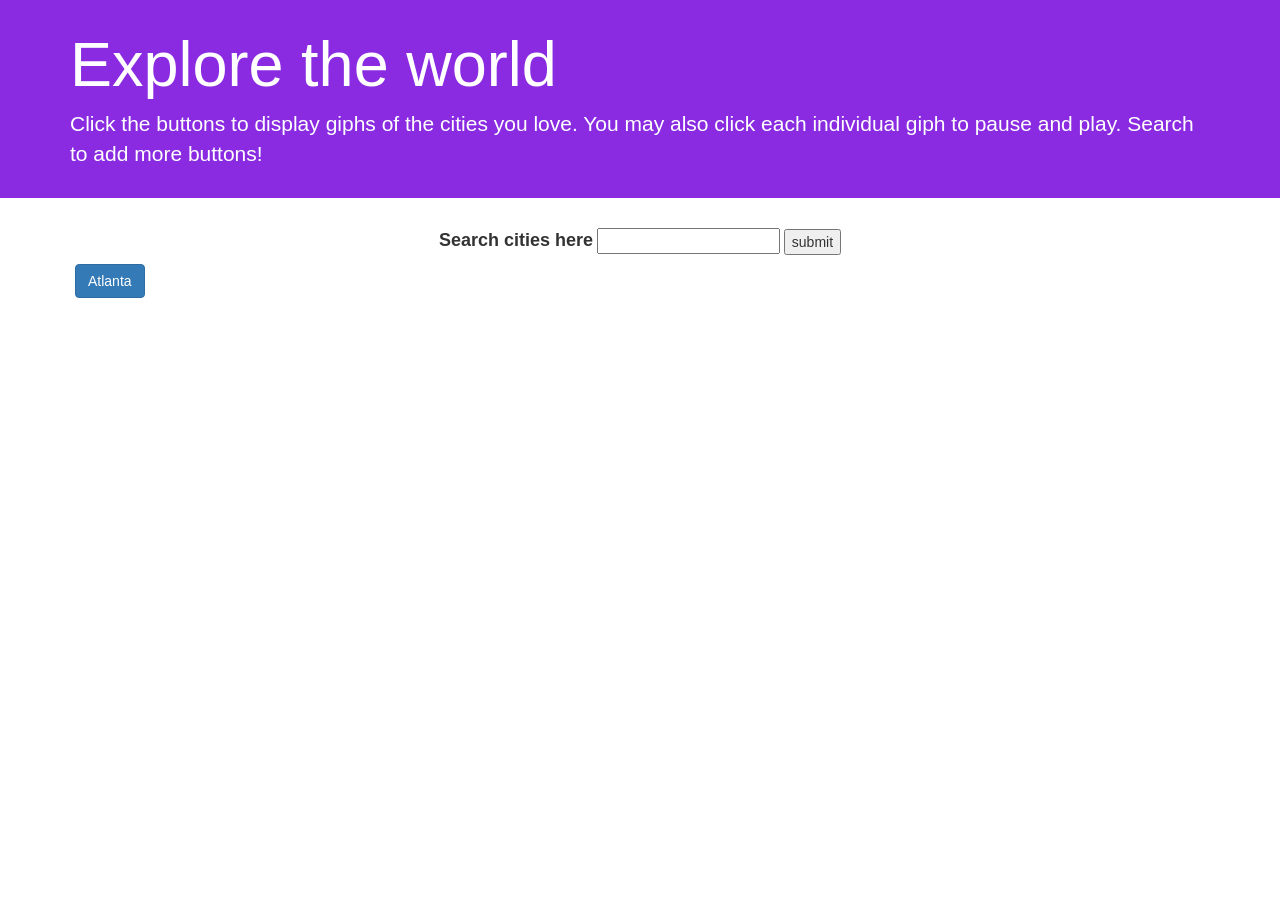
<file: GIPHY.API/index.html>
<!DOCTYPE>
<html lang="en">
    <head>
        <meta charset="utf-8">
        <title>GIPHY search</title>
        <link rel="stylesheet" href="css/style.css">
        <script src="https://ajax.googleapis.com/ajax/libs/jquery/3.1.1/jquery.min.js"></script>
        <link rel="stylesheet" href="https://maxcdn.bootstrapcdn.com/bootstrap/3.3.7/css/bootstrap.min.css" integrity="sha384-BVYiiSIFeK1dGmJRAkycuHAHRg32OmUcww7on3RYdg4Va+PmSTsz/K68vbdEjh4u" crossorigin="anonymous">    
    </head>
    <body>

        <div class="jumbotron jumbotron-fluid" id="heading">
            <div class="container">
            <h1 class="display-3">Explore the world</h1>
            <p class="lead">Click the buttons to display giphs of the cities you love. You may also click each individual giph to pause and play.
                Search to add more buttons!</p>
        </div>
    </div>


        </div>

        <form class="form-inline" id="citySearch">
            <div class="form-group">
            <label for="cityInput">Search cities here</label>
            <input type="text" id="cityInput">
        </div>

        <input id="addCity" type="submit" value="submit">
        </form>

        <div class="row">
            <div class="container">
                <div class="button-group">
                    <button class="btn btn-primary" id="city" data-search="atlanta">Atlanta</button>
                    <div id="myButtons"></div>
                </div>
            </div>
        </div>

        <div class="row">
            <div class="container">
                <span><div id="gifSpace"></div></span>
            </div>    
        </div>
        
    <script type="text/javascript" src="assets/javascript/app.js"></script>
    <script src="https://ajax.googleapis.com/ajax/libs/jquery/3.1.1/jquery.min.js"></script>
            
    </body>
</html>
</file>
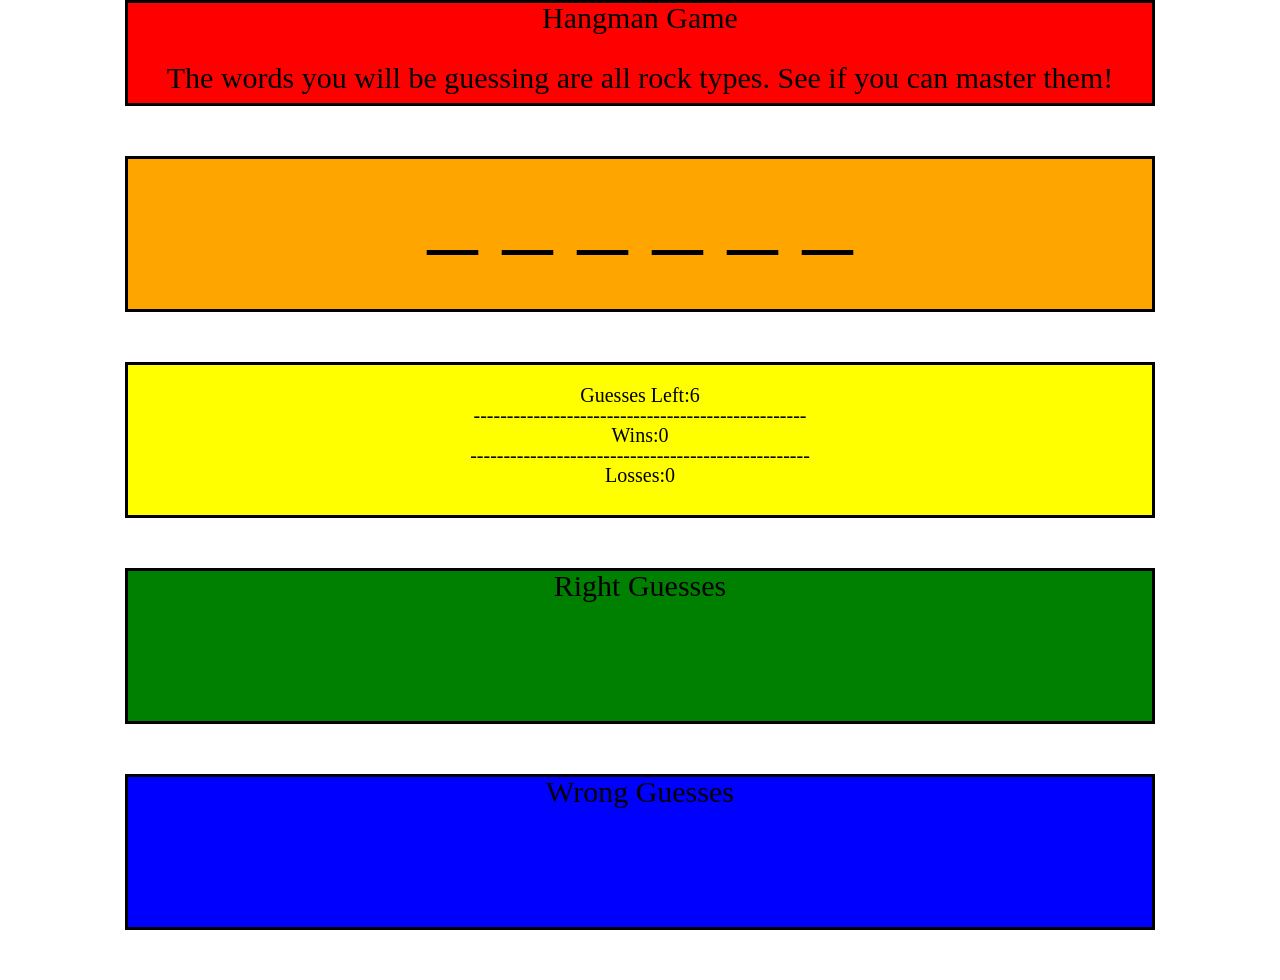
<file: Hangman/index.html>
<!DOCTYPE html>
<html>
<head>

    <!-- js -->
    <script>javascript="assets/js/hangman.js"</script>
    <!-- css -->
    <link rel="stylesheet" type="text/css" href="assets\css\style.css" />
    <!-- reset -->
    <link rel="stylesheet" type="text/css" href="assets\css\reset.css" />
</head>
<body>
</body>
    <div class="container">
        <header>
            <div class="header">    
            <p>Hangman Game</p>
            <br>
            <p>The words you will be guessing are all rock types. See if you can master them!</p>
            </div>
        </header>
        <div class="underscore"></div>
        <div class="counters">
                <p><br></p>
                <span>Guesses Left:</span><span id="counter"></span>
                <P>--------------------------------------------------</P>
                <span>Wins:</span><span id="spanWin"></span>
                <p>---------------------------------------------------</p>
                <span>Losses:</span><span id="spanLoss"></span>
                <br>
                </div>
        <div class="rightGuess">Right Guesses</div>
        <div class="wrongGuess">Wrong Guesses</div>
    </div>

<script src="assets/js/hangman.js" type="text/javascript"></script>
</html>
</file>
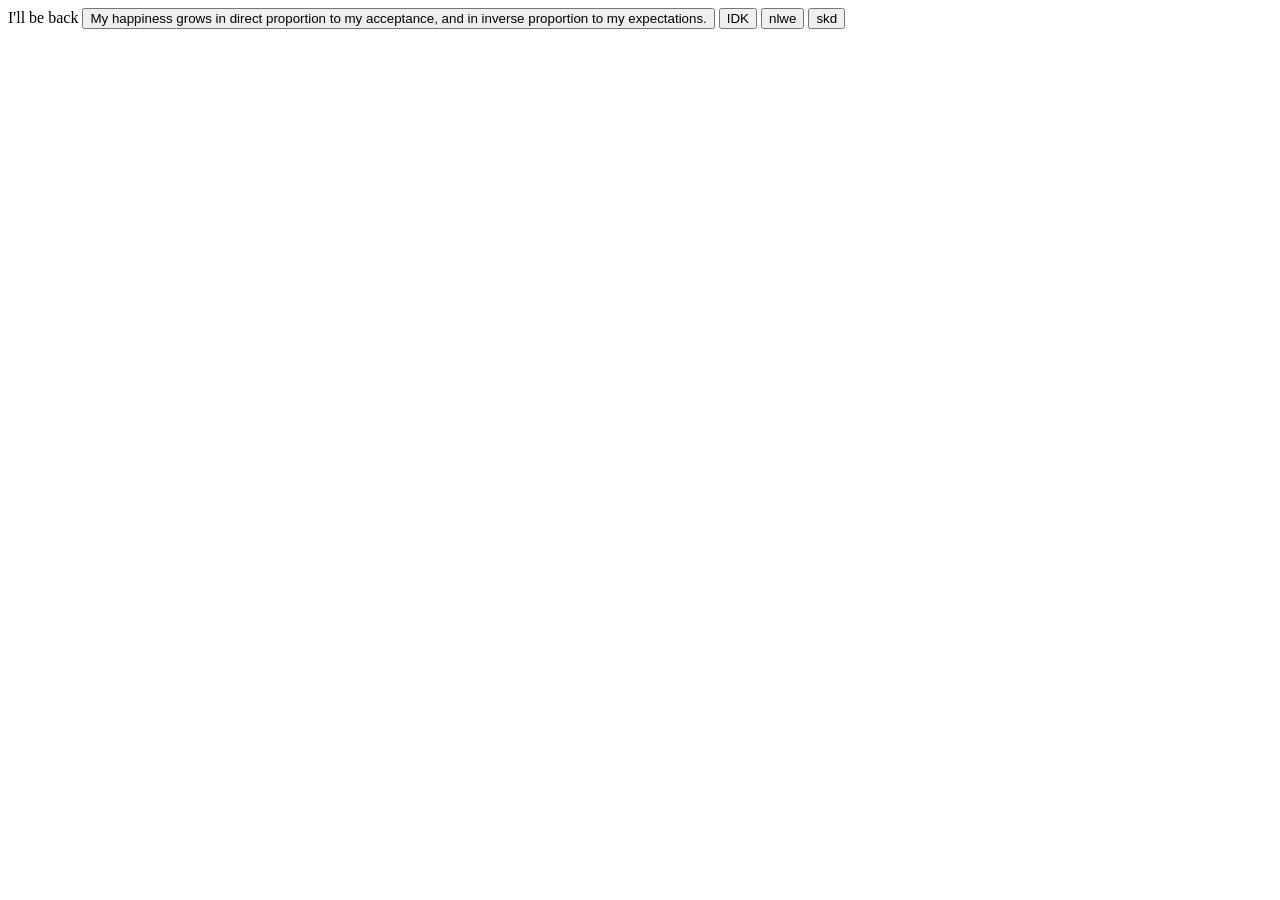
<file: GIPHY.API/button-triggered-ajax.html>
<!DOCTYPE html>
<html lang="en">

<head>
  <meta charset="utf-8">
  <title>Quoth the Giphy</title>
</head>

<body>
  <div id="buttons" class="button button-primary>
    <button data-person="arnold schwarzenegger">
      I'll be back
    </button>
    <button data-person="michael j fox">
      My happiness grows in direct proportion to my acceptance,
      and in inverse proportion to my expectations.
    </button>

    <!-- STEP ONE: Open this file in the browser and click on the buttons. Watch what happens -->

    <!-- STEP TWO: between the dashed lines below
            * add three more buttons
            * add a data-person attribute of famous people you know
            * with a quote said by them -->

    <!-- **************************************** -->

    <button data-person="eddie murphy">
      IDK
    </button>
    <button data-person="tom glavine">
      nlwe
    </button>
    <button data-person="elon musk">
      skd
    </button>

    <!-- **************************************** -->


    <!-- STEP THREE: open this file in the browser and click on your buttons. If they don't work, then fix your buttons -->

    <!-- STEP FOUR: go over the JavaScript with your partners, and explain the lines of code to each other. -->

  </div>

  <div id="gifs-appear-here">
  </div>

  <script src="https://cdnjs.cloudflare.com/ajax/libs/jquery/3.2.1/jquery.min.js"></script>
  <script type="text/javascript">
    $("button").on("click", function() {
      var person = $(this).attr("data-person");
      var queryURL = "https://api.giphy.com/v1/gifs/search?q=" +
        person + "&api_key=dc6zaTOxFJmzC&limit=10";

      $.ajax({
        url: queryURL,
        method: "GET"
      })
        .then(function(response) {
          var results = response.data;

          for (var i = 0; i < results.length; i++) {
            var gifDiv = $("<div class='item'>");

            var rating = results[i].rating;

            var p = $("<p>").text("Rating: " + rating);

            var personImage = $("<img>");
            personImage.attr("src", results[i].images.fixed_height.url);

            gifDiv.prepend(p);
            gifDiv.prepend(personImage);

            $("#gifs-appear-here").prepend(gifDiv);
          }
        });
    });
  </script>
</body>

</html>
</file>
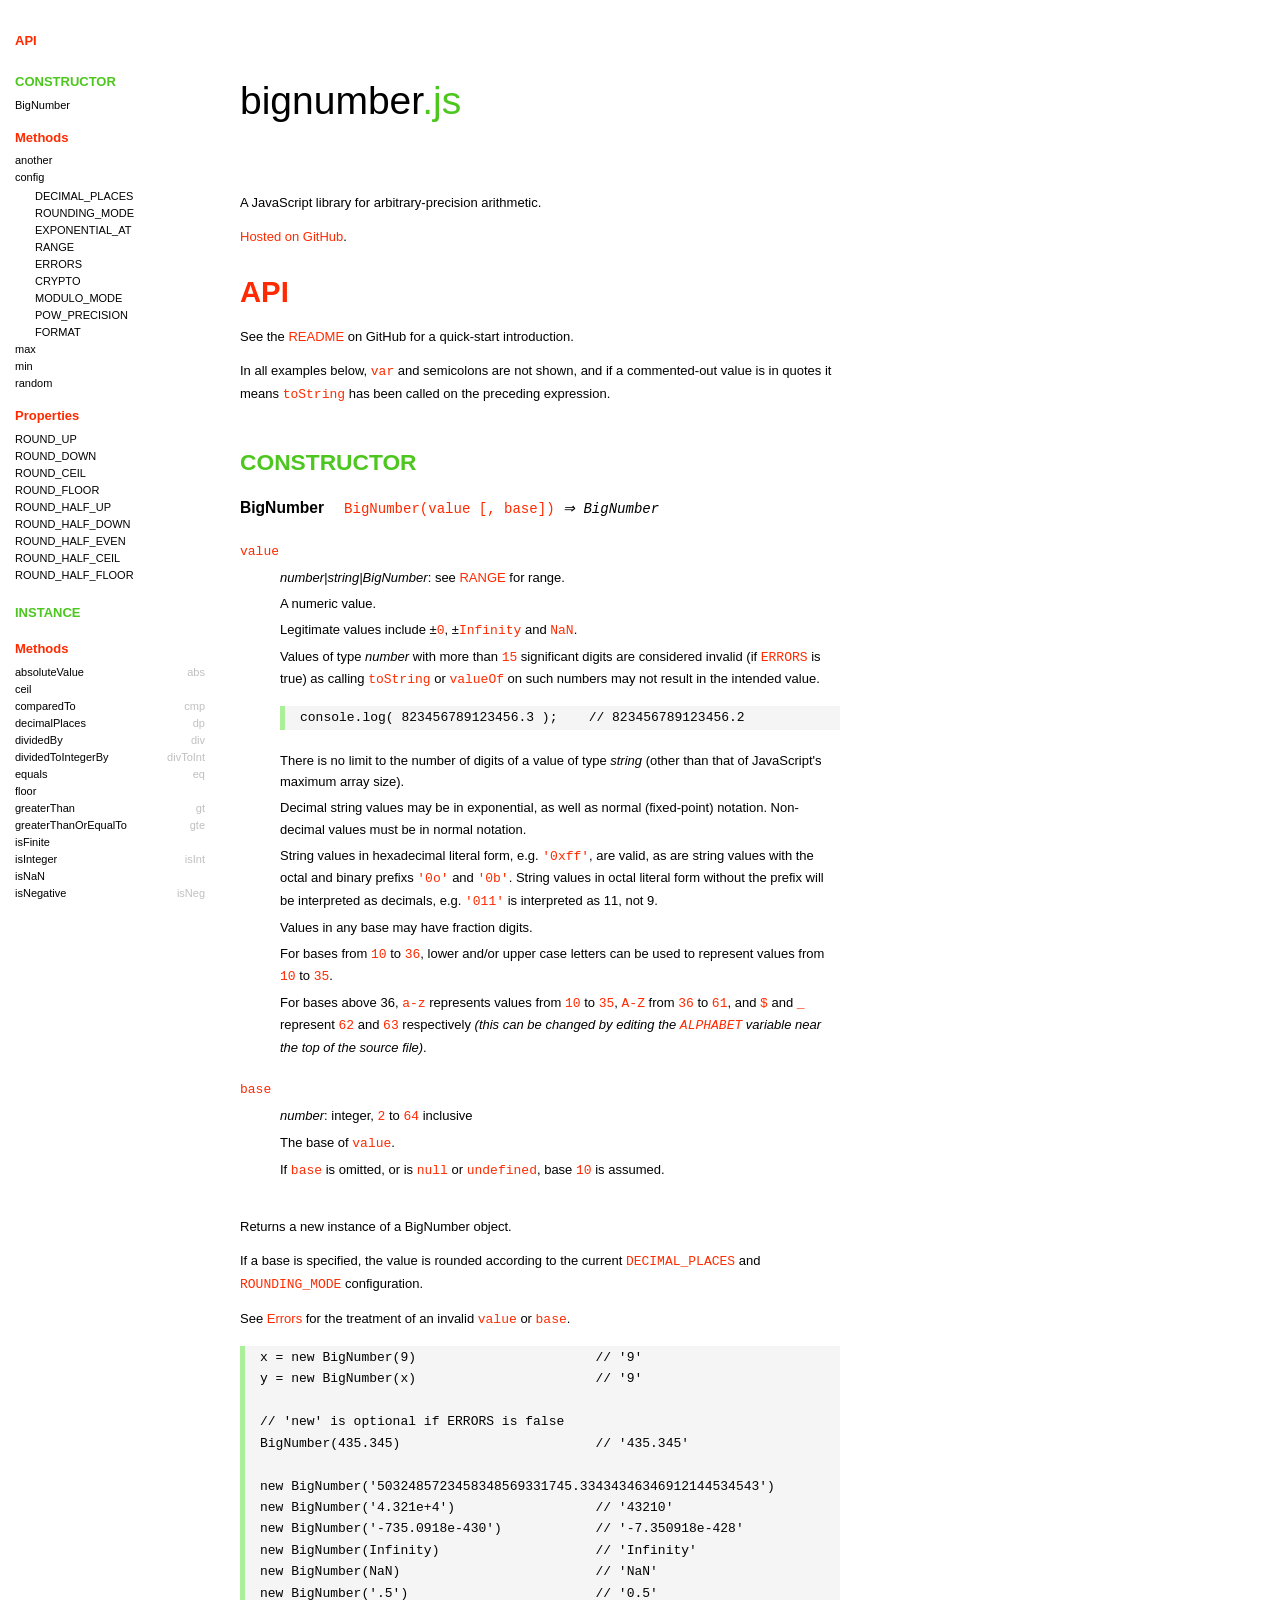
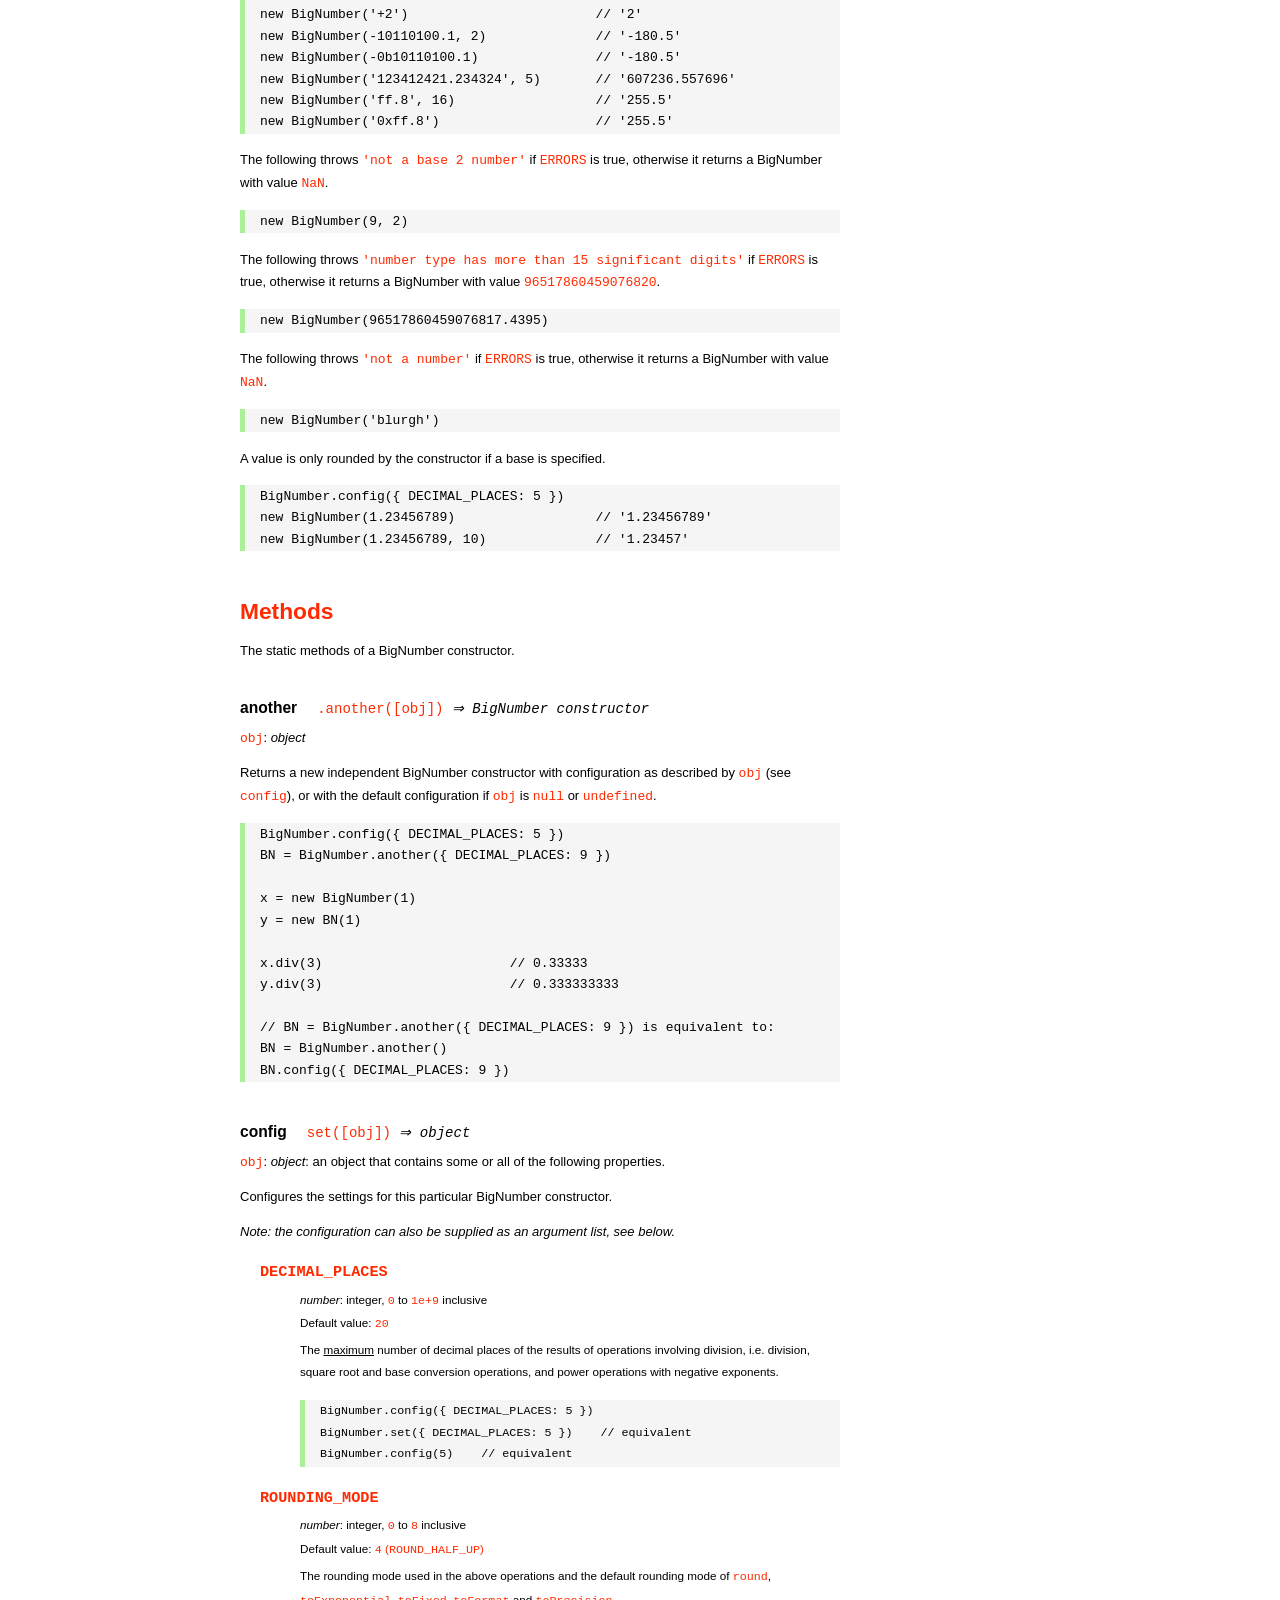
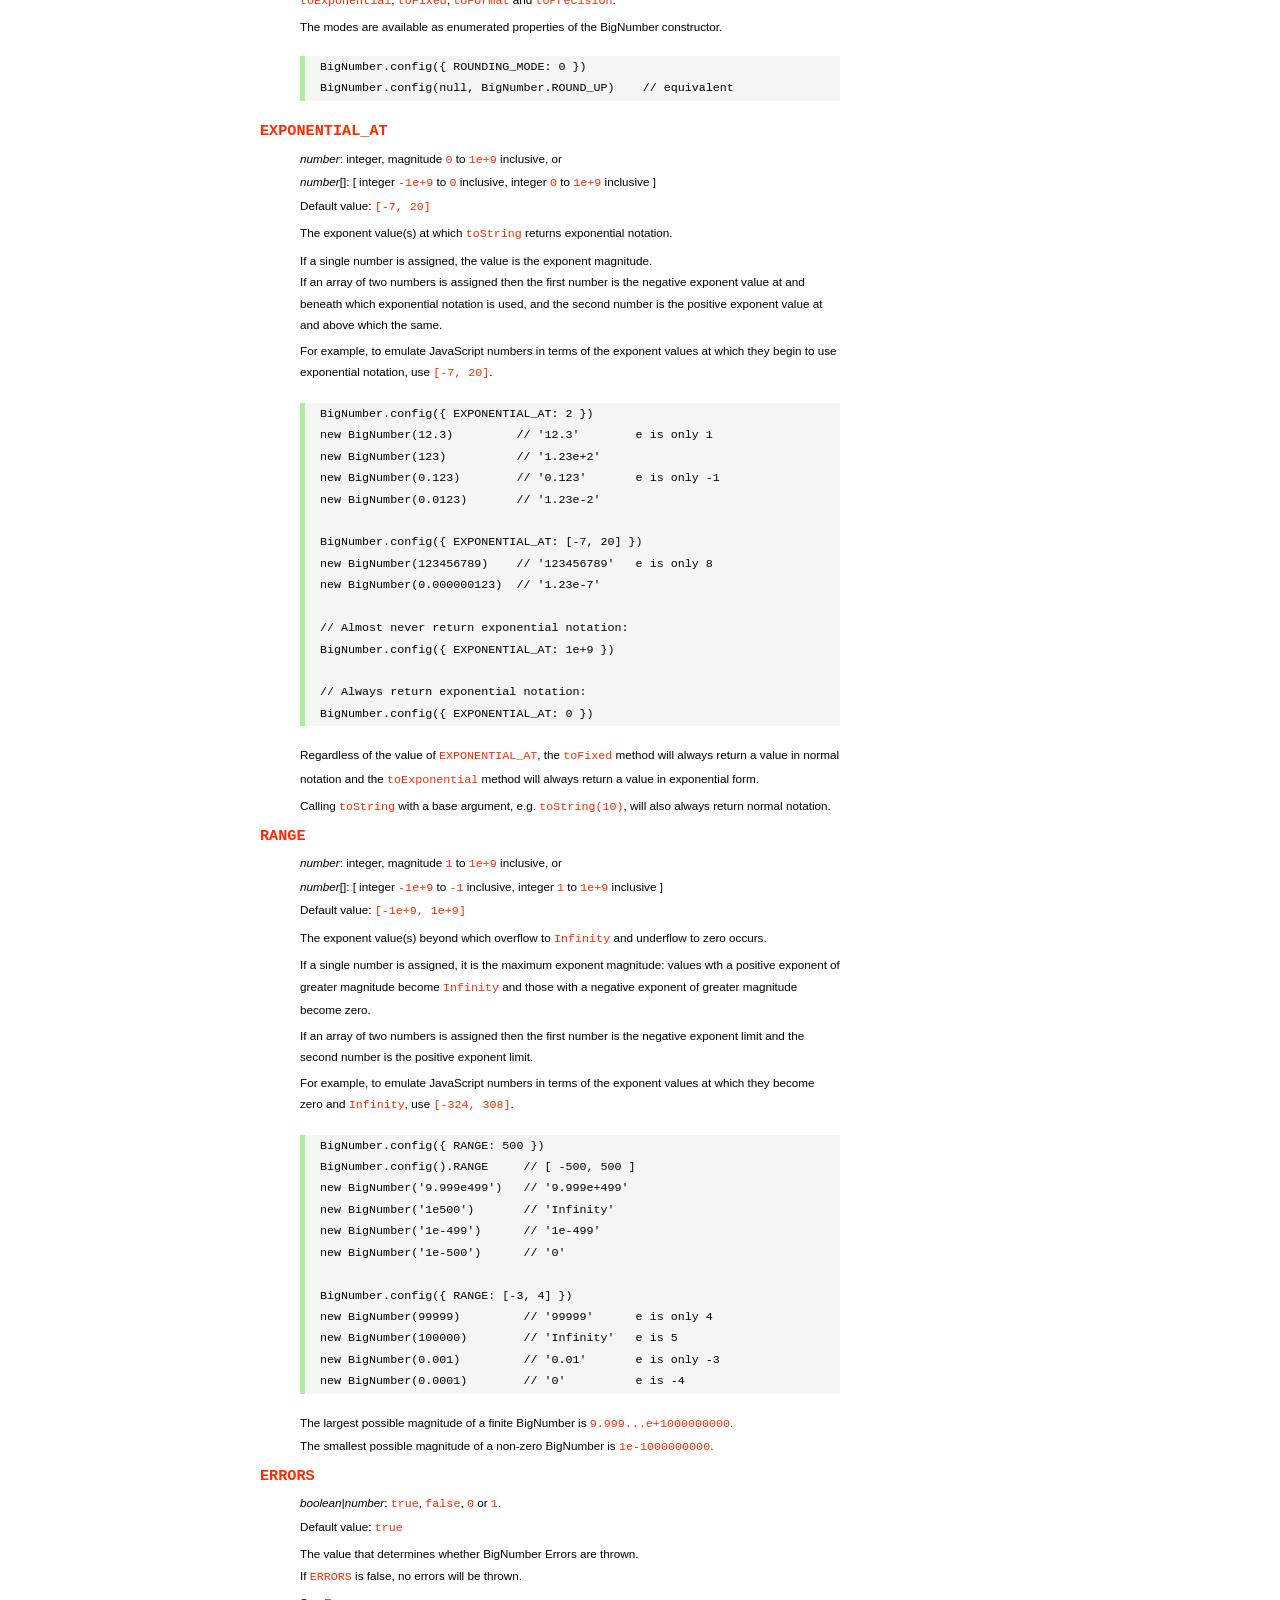
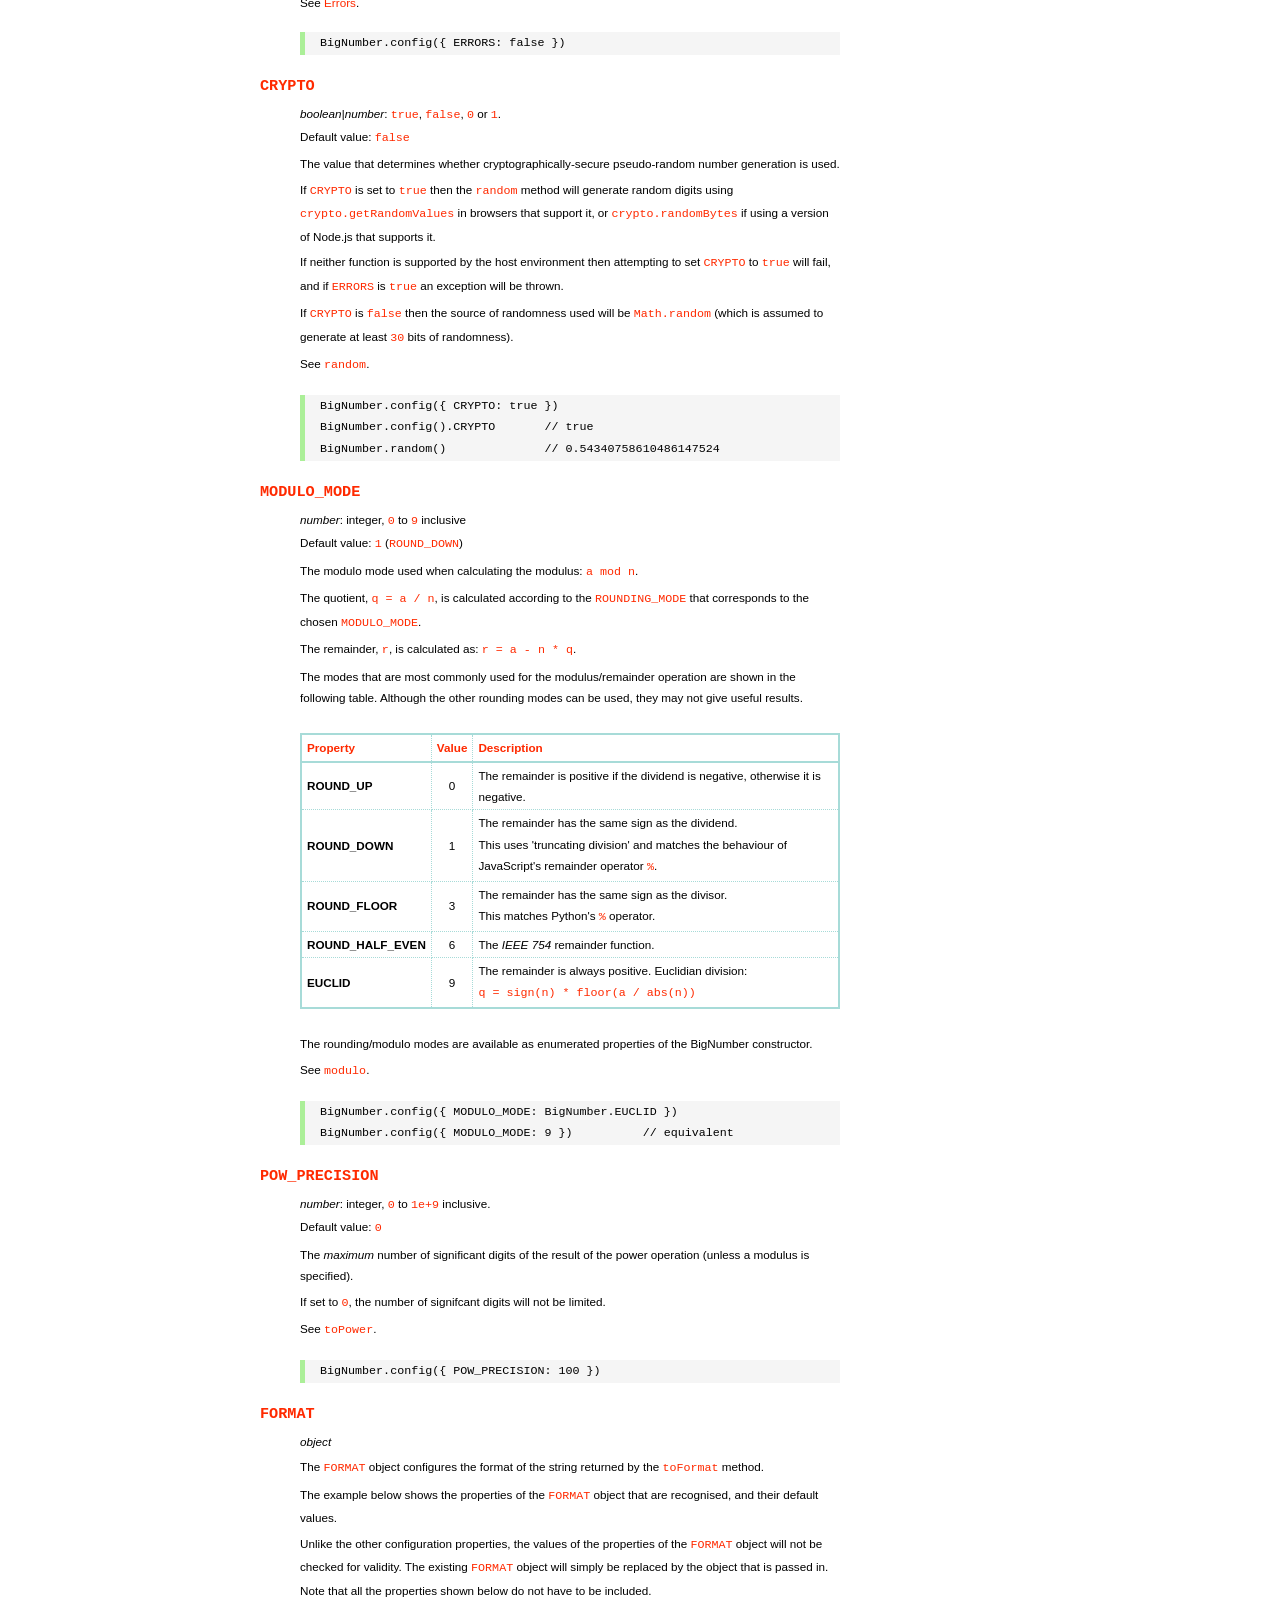
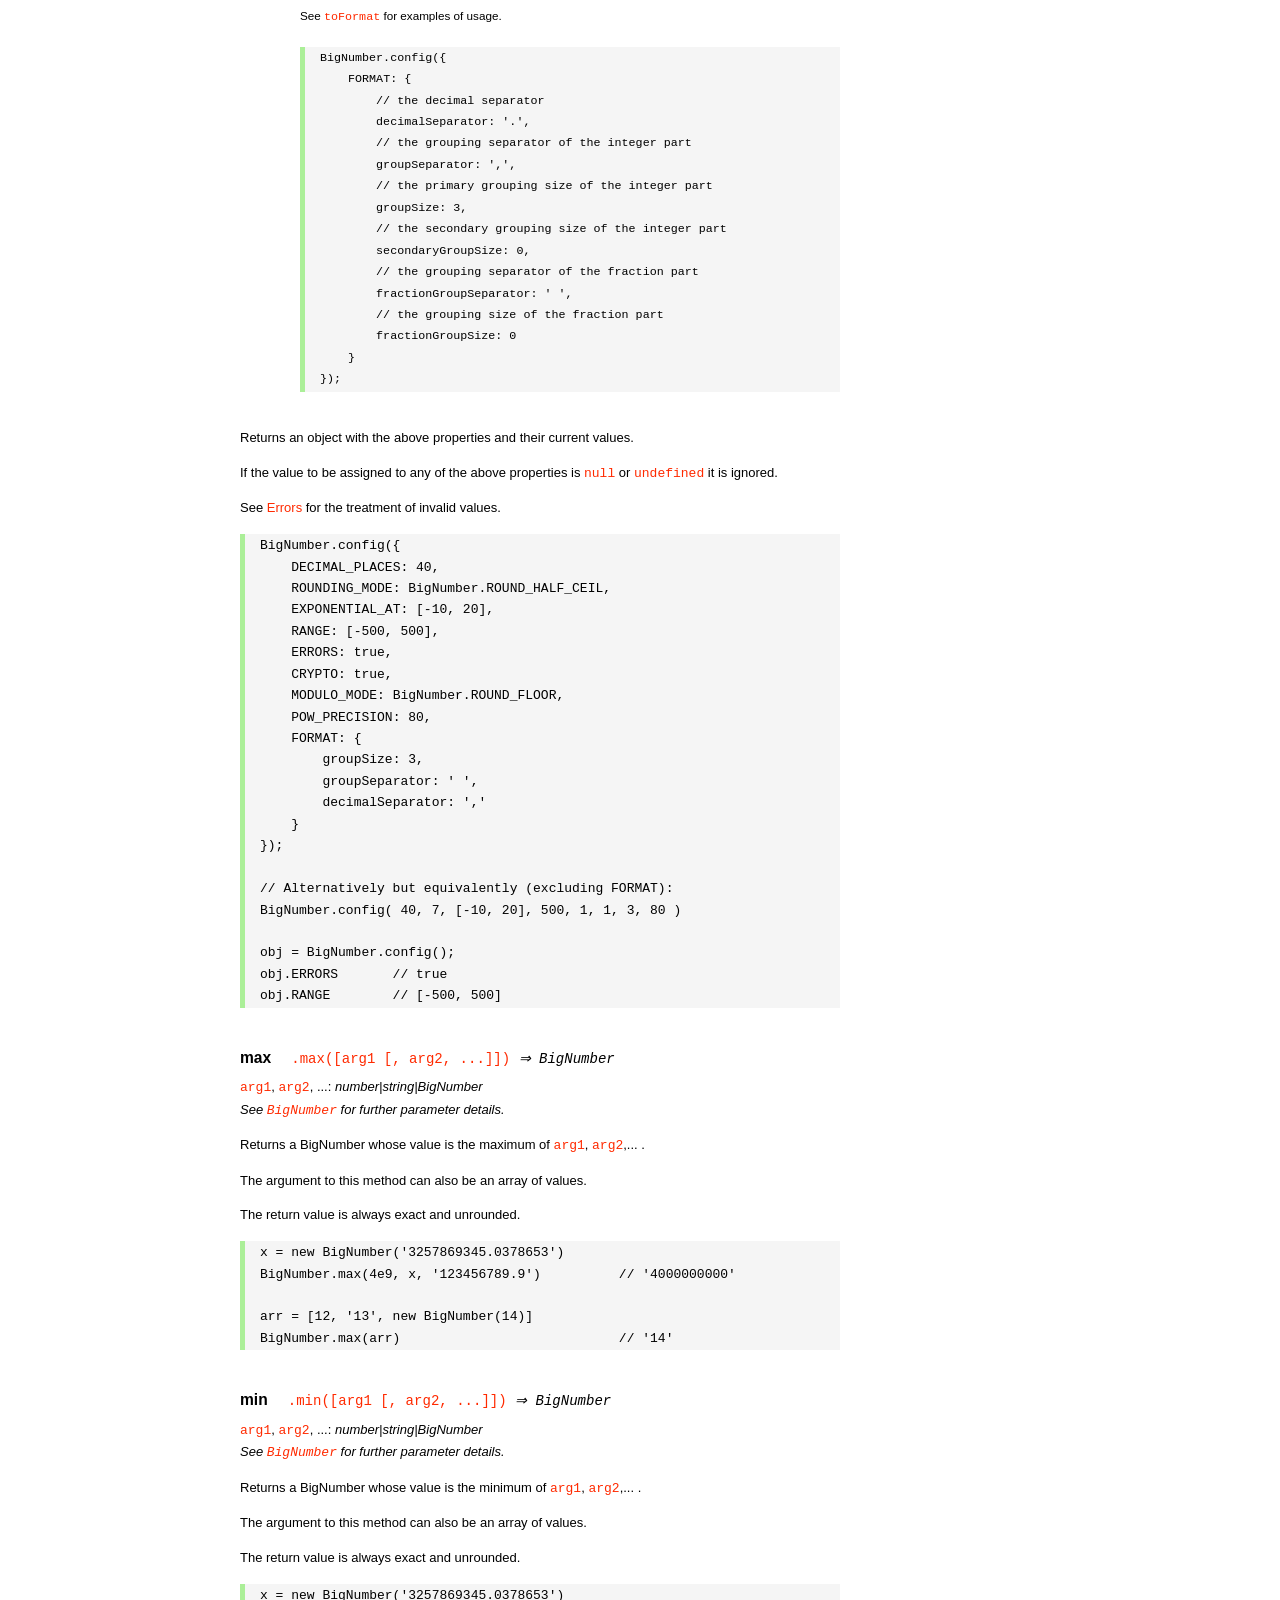
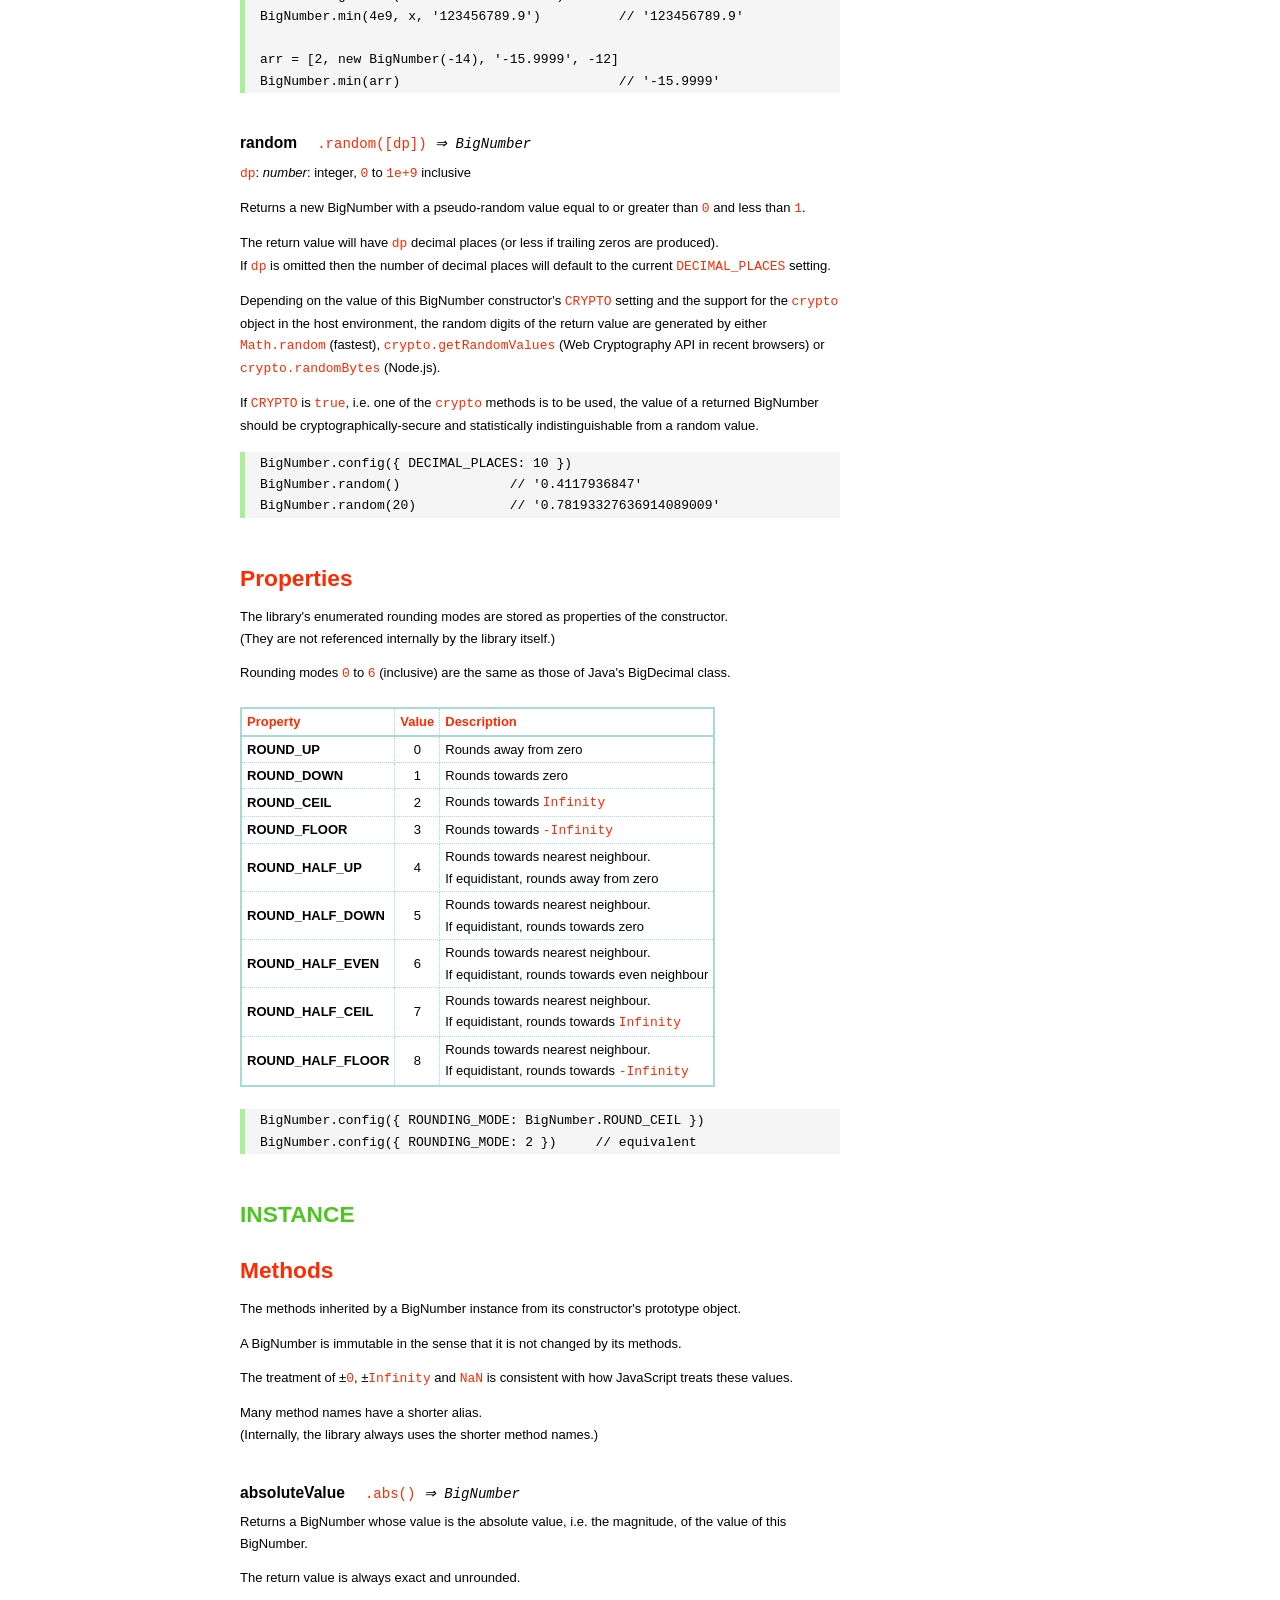
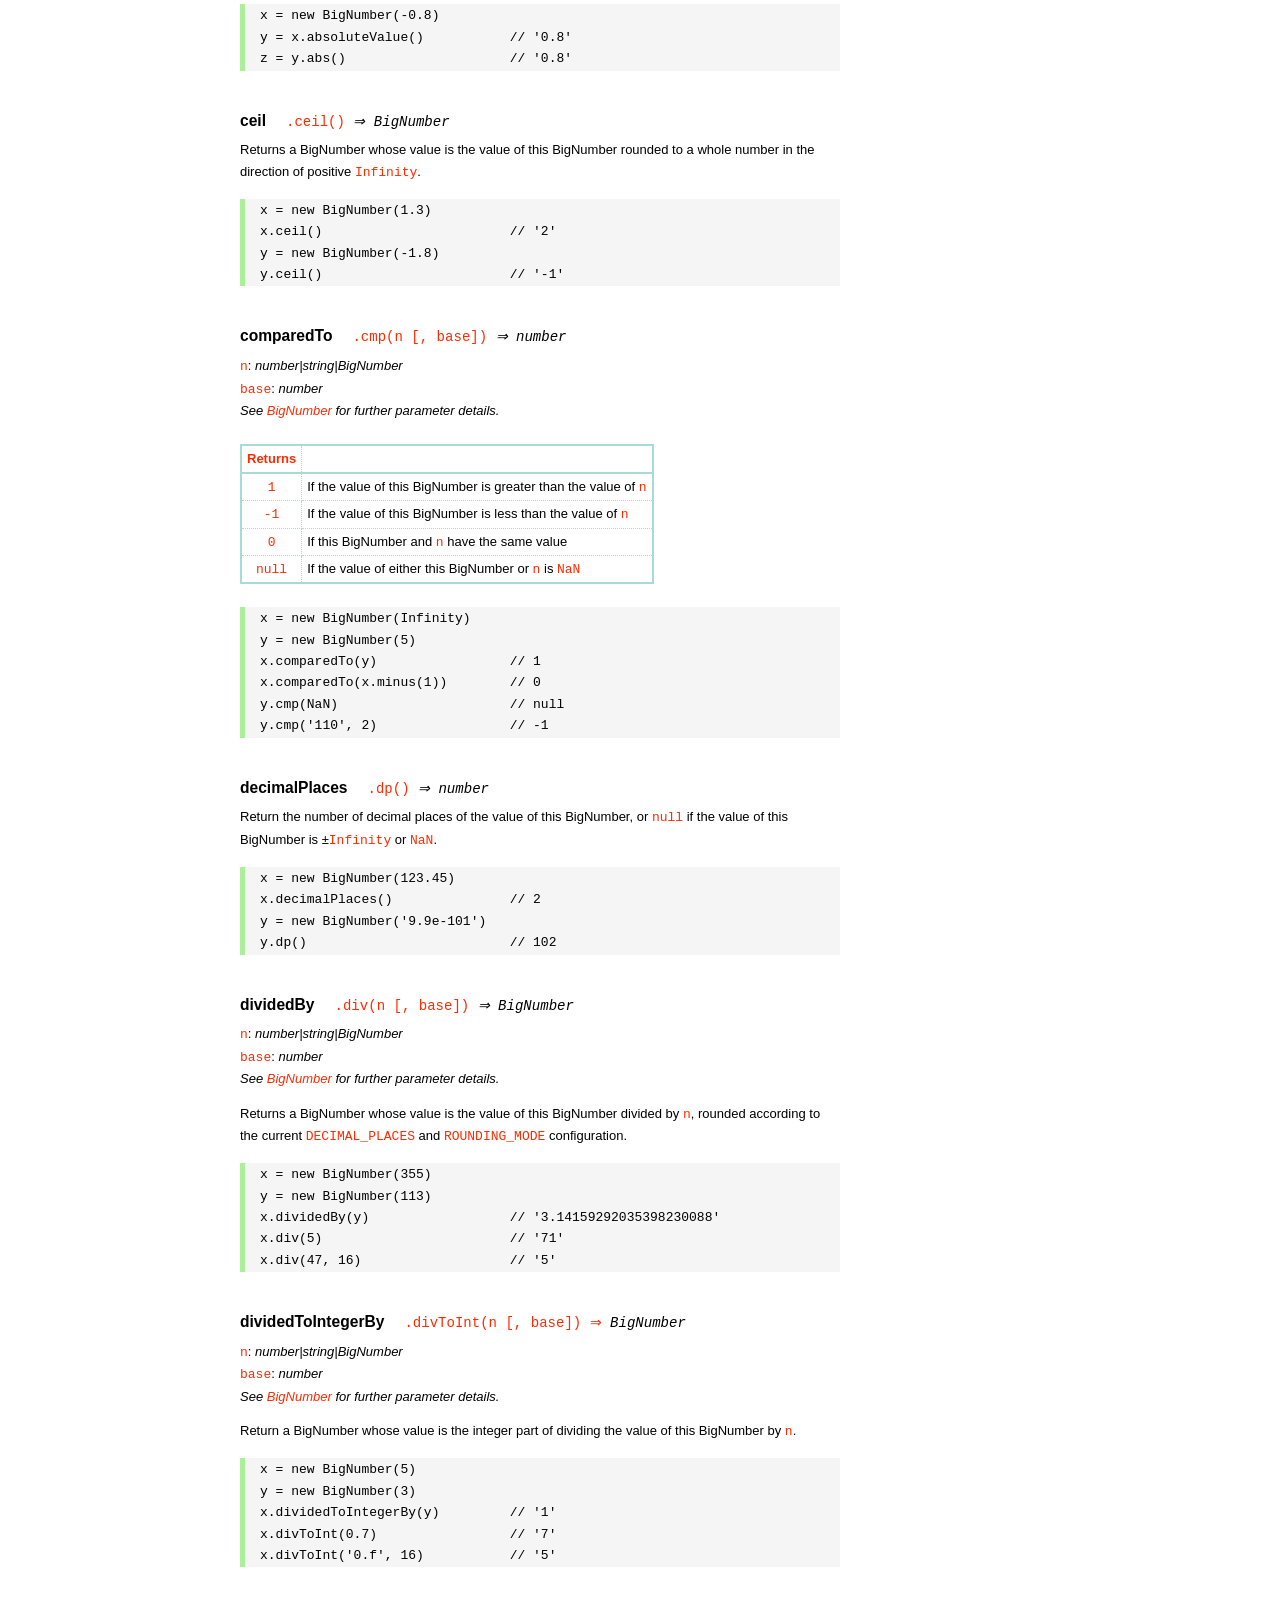
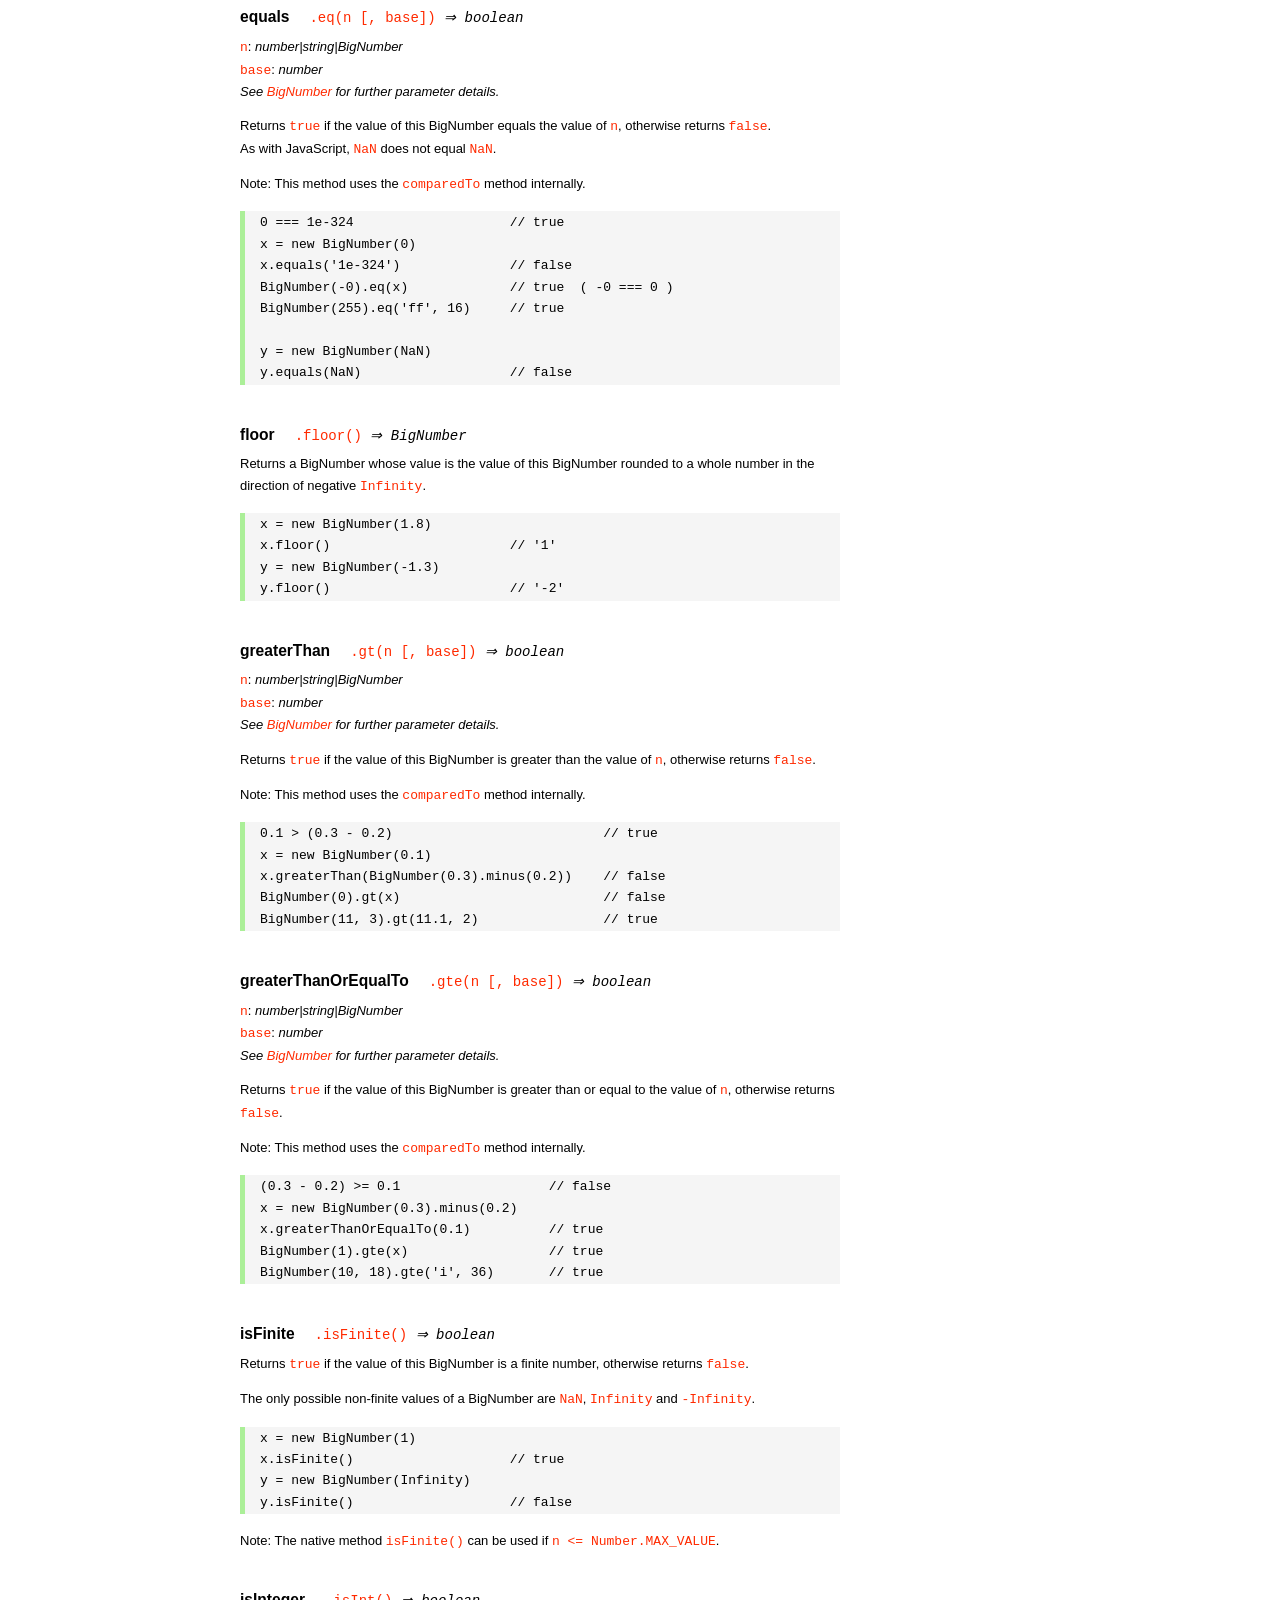
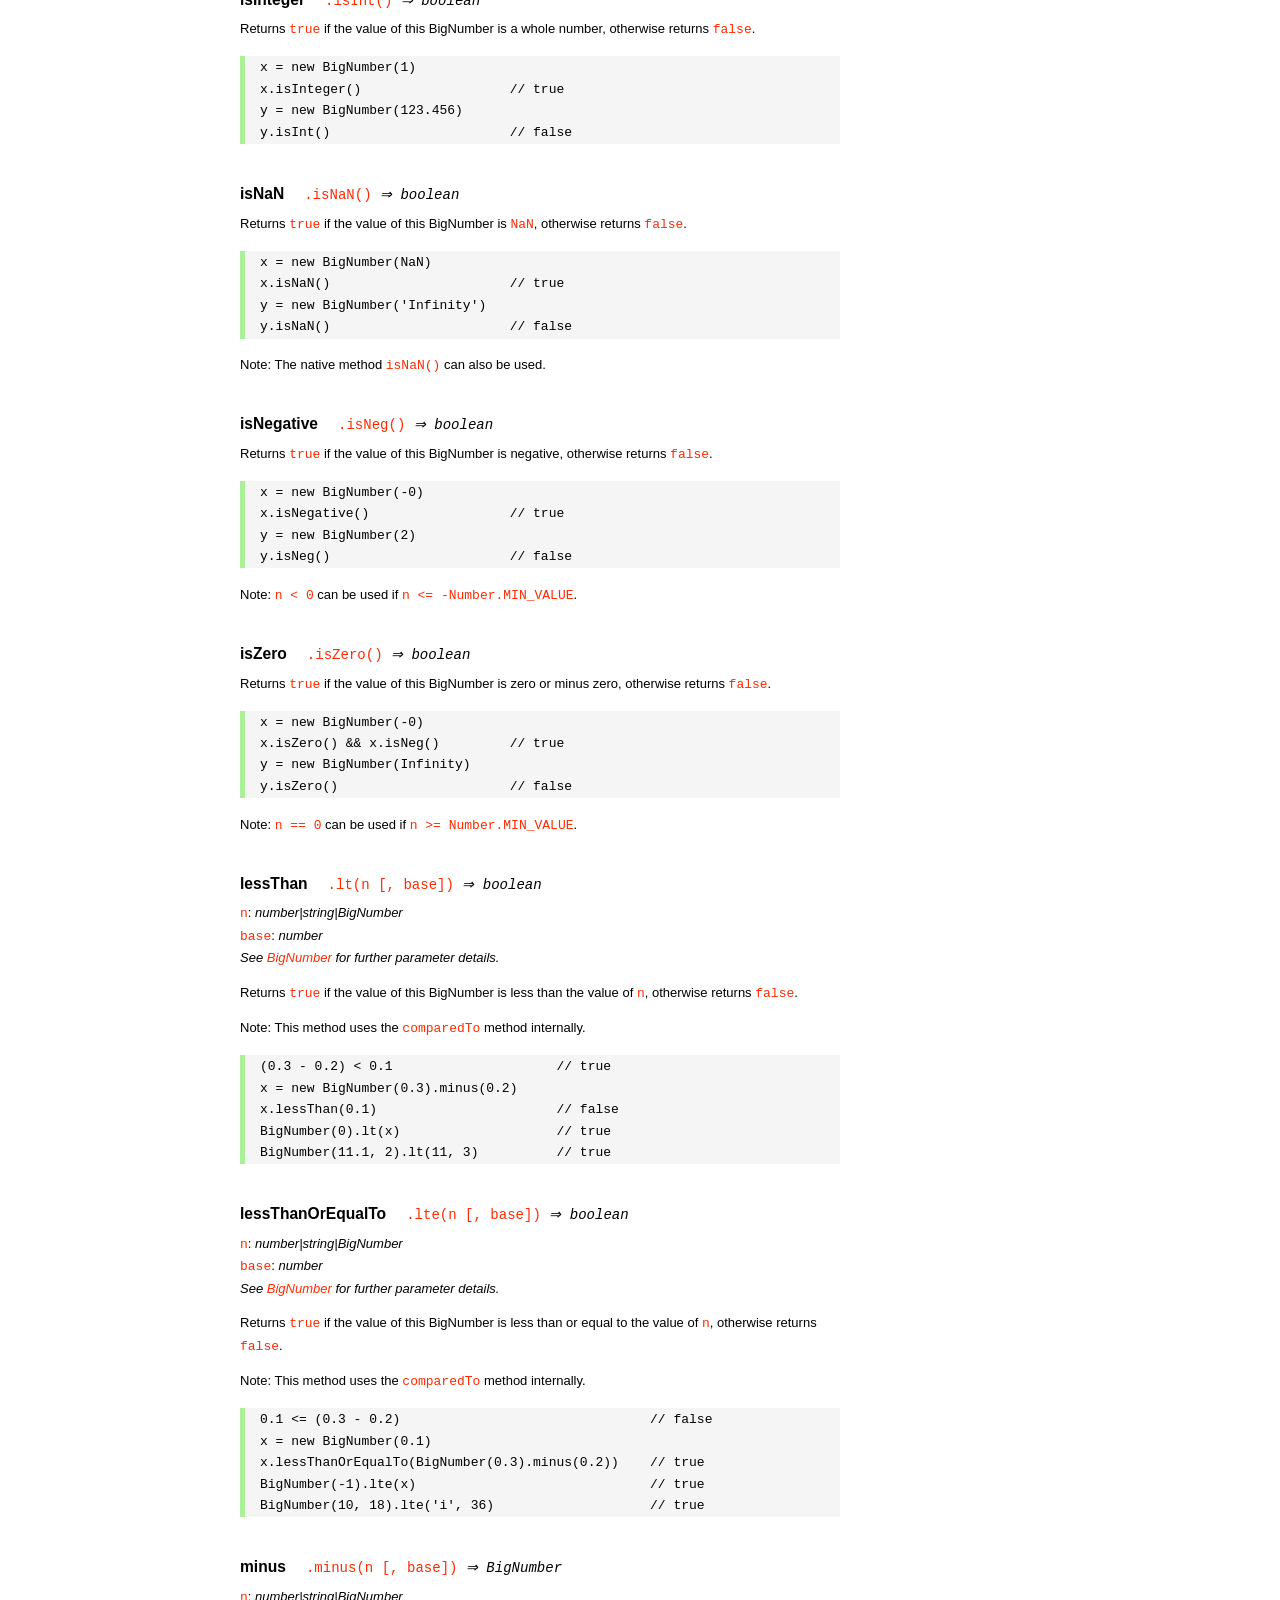
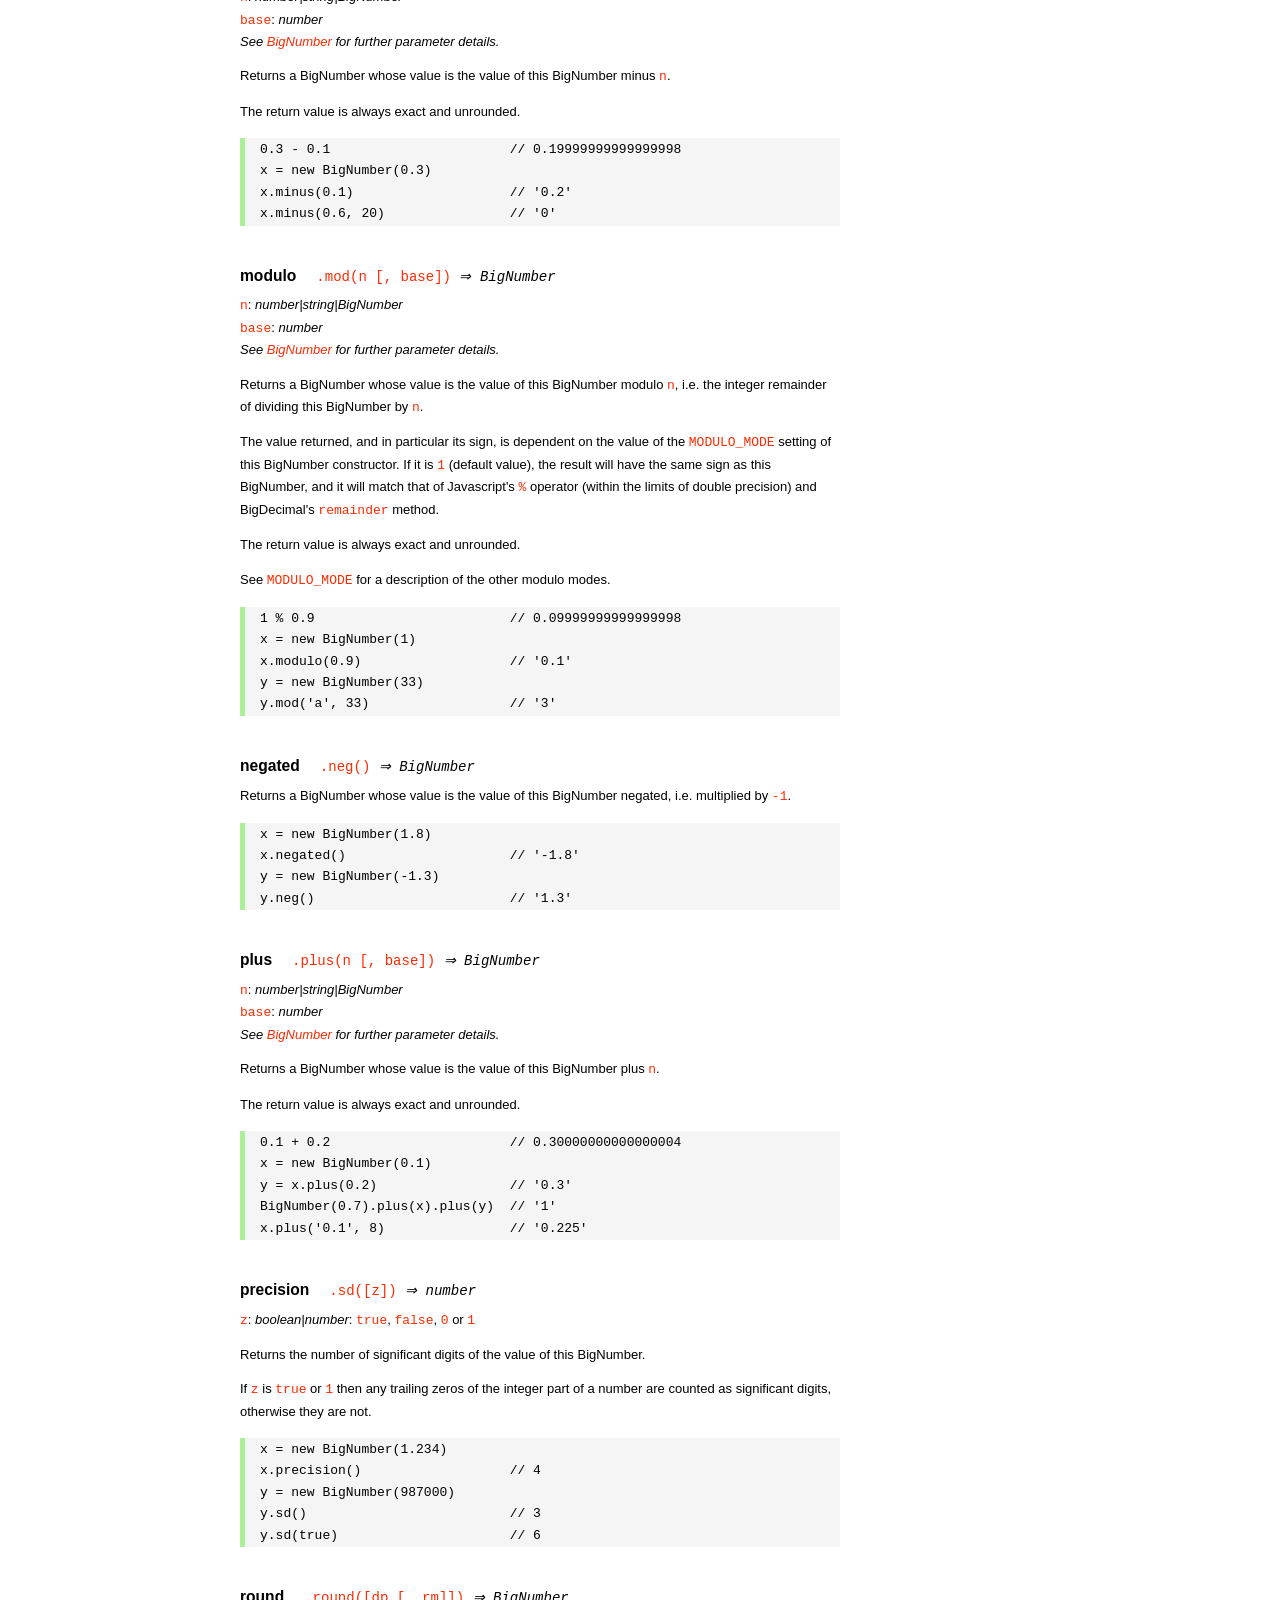
<file: EatABurger/node_modules/bignumber.js/doc/API.html>
<!DOCTYPE HTML>
<html>
<head>
<meta charset="utf-8">
<meta http-equiv="X-UA-Compatible" content="IE=edge">
<meta name="Author" content="M Mclaughlin">
<title>bignumber.js API</title>
<style>
html{font-size:100%}
body{background:#fff;font-family:"Helvetica Neue",Helvetica,Arial,sans-serif;font-size:13px;
  line-height:1.65em;min-height:100%;margin:0}
body,i{color:#000}
.nav{background:#fff;position:fixed;top:0;bottom:0;left:0;width:200px;overflow-y:auto;
  padding:15px 0 30px 15px}
div.container{width:600px;margin:50px 0 50px 240px}
p{margin:0 0 1em;width:600px}
pre,ul{margin:1em 0}
h1,h2,h3,h4,h5{margin:0;padding:1.5em 0 0}
h1,h2{padding:.75em 0}
h1{font:400 3em Verdana,sans-serif;color:#000;margin-bottom:1em}
h2{font-size:2.25em;color:#ff2a00}
h3{font-size:1.75em;color:#4dc71f}
h4{font-size:1.75em;color:#ff2a00;padding-bottom:.75em}
h5{font-size:1.2em;margin-bottom:.4em}
h6{font-size:1.1em;margin-bottom:0.8em;padding:0.5em 0}
dd{padding-top:.35em}
dt{padding-top:.5em}
b{font-weight:700}
dt b{font-size:1.3em}
a,a:visited{color:#ff2a00;text-decoration:none}
a:active,a:hover{outline:0;text-decoration:underline}
.nav a,.nav b,.nav a:visited{display:block;color:#ff2a00;font-weight:700; margin-top:15px}
.nav b{color:#4dc71f;margin-top:20px;cursor:default;width:auto}
ul{list-style-type:none;padding:0 0 0 20px}
.nav ul{line-height:14px;padding-left:0;margin:5px 0 0}
.nav ul a,.nav ul a:visited,span{display:inline;color:#000;font-family:Verdana,Geneva,sans-serif;
  font-size:11px;font-weight:400;margin:0}
.inset,ul.inset{margin-left:20px}
.inset{font-size:.9em}
.nav li{width:auto;margin:0 0 3px}
.alias{font-style:italic;margin-left:20px}
table{border-collapse:collapse;border-spacing:0;border:2px solid #a7dbd8;margin:1.75em 0;padding:0}
td,th{text-align:left;margin:0;padding:2px 5px;border:1px dotted #a7dbd8}
th{border-top:2px solid #a7dbd8;border-bottom:2px solid #a7dbd8;color:#ff2a00}
code,pre{font-family:Consolas, monaco, monospace;font-weight:400}
pre{background:#f5f5f5;white-space:pre-wrap;word-wrap:break-word;border-left:5px solid #abef98;
  padding:1px 0 1px 15px;margin:1.2em 0}
code,.nav-title{color:#ff2a00}
.end{margin-bottom:25px}
.centre{text-align:center}
.error-table{font-size:13px;width:100%}
#faq{margin:3em 0 0}
li span{float:right;margin-right:10px;color:#c0c0c0}
#js{font:inherit;color:#4dc71f}
</style>
</head>
<body>

  <div class="nav">

    <a class='nav-title' href="#">API</a>

    <b> CONSTRUCTOR </b>
    <ul>
      <li><a href="#bignumber">BigNumber</a></li>
    </ul>

    <a href="#methods">Methods</a>
    <ul>
      <li><a href="#another">another</a></li>
      <li><a href="#config" >config</a></li>
      <li>
        <ul class="inset">
          <li><a href="#decimal-places">DECIMAL_PLACES</a></li>
          <li><a href="#rounding-mode" >ROUNDING_MODE</a></li>
          <li><a href="#exponential-at">EXPONENTIAL_AT</a></li>
          <li><a href="#range"         >RANGE</a></li>
          <li><a href="#errors"        >ERRORS</a></li>
          <li><a href="#crypto"        >CRYPTO</a></li>
          <li><a href="#modulo-mode"   >MODULO_MODE</a></li>
          <li><a href="#pow-precision" >POW_PRECISION</a></li>
          <li><a href="#format"        >FORMAT</a></li>
        </ul>
      </li>
      <li><a href="#max"   >max</a></li>
      <li><a href="#min"   >min</a></li>
      <li><a href="#random">random</a></li>
    </ul>

    <a href="#constructor-properties">Properties</a>
    <ul>
      <li><a href="#round-up"        >ROUND_UP</a></li>
      <li><a href="#round-down"      >ROUND_DOWN</a></li>
      <li><a href="#round-ceil"      >ROUND_CEIL</a></li>
      <li><a href="#round-floor"     >ROUND_FLOOR</a></li>
      <li><a href="#round-half-up"   >ROUND_HALF_UP</a></li>
      <li><a href="#round-half-down" >ROUND_HALF_DOWN</a></li>
      <li><a href="#round-half-even" >ROUND_HALF_EVEN</a></li>
      <li><a href="#round-half-ceil" >ROUND_HALF_CEIL</a></li>
      <li><a href="#round-half-floor">ROUND_HALF_FLOOR</a></li>
    </ul>

    <b> INSTANCE </b>

    <a href="#prototype-methods">Methods</a>
    <ul>
      <li><a href="#abs"    >absoluteValue       </a><span>abs</span>     </li>
      <li><a href="#ceil"   >ceil                </a>                     </li>
      <li><a href="#cmp"    >comparedTo          </a><span>cmp</span>     </li>
      <li><a href="#dp"     >decimalPlaces       </a><span>dp</span>      </li>
      <li><a href="#div"    >dividedBy           </a><span>div</span>     </li>
      <li><a href="#divInt" >dividedToIntegerBy  </a><span>divToInt</span></li>
      <li><a href="#eq"     >equals              </a><span>eq</span>      </li>
      <li><a href="#floor"  >floor               </a>                     </li>
      <li><a href="#gt"     >greaterThan         </a><span>gt</span>      </li>
      <li><a href="#gte"    >greaterThanOrEqualTo</a><span>gte</span>     </li>
      <li><a href="#isF"    >isFinite            </a>                     </li>
      <li><a href="#isInt"  >isInteger           </a><span>isInt</span>   </li>
      <li><a href="#isNaN"  >isNaN               </a>                     </li>
      <li><a href="#isNeg"  >isNegative          </a><span>isNeg</span>   </li>
      <li><a href="#isZ"    >isZero              </a>                     </li>
      <li><a href="#lt"     >lessThan            </a><span>lt</span>      </li>
      <li><a href="#lte"    >lessThanOrEqualTo   </a><span>lte</span>     </li>
      <li><a href="#minus"  >minus               </a><span>sub</span>     </li>
      <li><a href="#mod"    >modulo              </a><span>mod</span>     </li>
      <li><a href="#neg"    >negated             </a><span>neg</span>     </li>
      <li><a href="#plus"   >plus                </a><span>add</span>     </li>
      <li><a href="#sd"     >precision           </a><span>sd</span>      </li>
      <li><a href="#round"  >round               </a>                     </li>
      <li><a href="#shift"  >shift               </a>                     </li>
      <li><a href="#sqrt"   >squareRoot          </a><span>sqrt</span>    </li>
      <li><a href="#times"  >times               </a><span>mul</span>     </li>
      <li><a href="#toD"    >toDigits            </a>                     </li>
      <li><a href="#toE"    >toExponential       </a>                     </li>
      <li><a href="#toFix"  >toFixed             </a>                     </li>
      <li><a href="#toFor"  >toFormat            </a>                     </li>
      <li><a href="#toFr"   >toFraction          </a>                     </li>
      <li><a href="#toJSON" >toJSON              </a>                     </li>
      <li><a href="#toN"    >toNumber            </a>                     </li>
      <li><a href="#pow"    >toPower             </a><span>pow</span>     </li>
      <li><a href="#toP"    >toPrecision         </a>                     </li>
      <li><a href="#toS"    >toString            </a>                     </li>
      <li><a href="#trunc"  >truncated           </a><span>trunc</span>   </li>
      <li><a href="#valueOf">valueOf             </a>                     </li>
    </ul>

    <a href="#instance-properties">Properties</a>
    <ul>
      <li><a href="#coefficient">c: coefficient</a></li>
      <li><a href="#exponent"   >e: exponent</a></li>
      <li><a href="#sign"       >s: sign</a></li>
      <li><a href="#isbig"      >isBigNumber</a></li>
    </ul>

    <a href="#zero-nan-infinity">Zero, NaN &amp; Infinity</a>
    <a href="#Errors">Errors</a>
    <a class='end' href="#faq">FAQ</a>

  </div>

  <div class="container">

    <h1>bignumber<span id='js'>.js</span></h1>

    <p>A JavaScript library for arbitrary-precision arithmetic.</p>
    <p><a href="https://github.com/MikeMcl/bignumber.js">Hosted on GitHub</a>. </p>

    <h2>API</h2>

    <p>
      See the <a href='https://github.com/MikeMcl/bignumber.js'>README</a> on GitHub for a
      quick-start introduction.
    </p>
    <p>
      In all examples below, <code>var</code> and semicolons are not shown, and if a commented-out
      value is in quotes it means <code>toString</code> has been called on the preceding expression.
    </p>


    <h3>CONSTRUCTOR</h3>

    <h5 id="bignumber">
      BigNumber<code class='inset'>BigNumber(value [, base]) <i>&rArr; BigNumber</i></code>
    </h5>
    <dl>
      <dt><code>value</code></dt>
      <dd>
        <i>number|string|BigNumber</i>: see <a href='#range'>RANGE</a> for
        range.
      </dd>
      <dd>
        A numeric value.
      </dd>
      <dd>
        Legitimate values include &plusmn;<code>0</code>, &plusmn;<code>Infinity</code> and
        <code>NaN</code>.
      </dd>
      <dd>
        Values of type <em>number</em> with more than <code>15</code> significant digits are
        considered invalid (if <a href='#errors'><code>ERRORS</code></a> is true) as calling
        <code><a href='#toS'>toString</a></code> or <code><a href='#valueOf'>valueOf</a></code> on
        such numbers may not result in the intended value.
        <pre>console.log( 823456789123456.3 );    // 823456789123456.2</pre>
      </dd>
      <dd>
        There is no limit to the number of digits of a value of type <em>string</em> (other than
        that of JavaScript's maximum array size).
      </dd>
      <dd>
        Decimal string values may be in exponential, as well as normal (fixed-point) notation.
        Non-decimal values must be in normal notation.
      </dd>
      <dd>
        String values in hexadecimal literal form, e.g. <code>'0xff'</code>, are valid, as are
        string values with the octal and binary prefixs <code>'0o'</code> and <code>'0b'</code>.
        String values in octal literal form without the prefix will be interpreted as
        decimals, e.g. <code>'011'</code> is interpreted as 11, not 9.
      </dd>
      <dd>Values in any base may have fraction digits.</dd>
      <dd>
        For bases from <code>10</code> to <code>36</code>, lower and/or upper case letters can be
        used to represent values from <code>10</code> to <code>35</code>.
      </dd>
      <dd>
        For bases above 36, <code>a-z</code> represents values from <code>10</code> to
        <code>35</code>, <code>A-Z</code> from <code>36</code> to <code>61</code>, and
        <code>$</code> and <code>_</code> represent <code>62</code> and <code>63</code> respectively
        <i>(this can be changed by editing the <code>ALPHABET</code> variable near the top of the
        source file)</i>.
      </dd>
    </dl>
    <dl>
      <dt><code>base</code></dt>
      <dd>
        <i>number</i>: integer, <code>2</code> to <code>64</code> inclusive
      </dd>
      <dd>The base of <code>value</code>.</dd>
      <dd>
        If <code>base</code> is omitted, or is <code>null</code> or <code>undefined</code>, base
        <code>10</code> is assumed.
      </dd>
    </dl>
    <br />
    <p>Returns a new instance of a BigNumber object.</p>
    <p>
      If a base is specified, the value is rounded according to
      the current <a href='#decimal-places'><code>DECIMAL_PLACES</code></a> and
      <a href='#rounding-mode'><code>ROUNDING_MODE</code></a> configuration.
    </p>
    <p>
      See <a href='#Errors'>Errors</a> for the treatment of an invalid <code>value</code> or
      <code>base</code>.
    </p>
    <pre>
x = new BigNumber(9)                       // '9'
y = new BigNumber(x)                       // '9'

// 'new' is optional if ERRORS is false
BigNumber(435.345)                         // '435.345'

new BigNumber('5032485723458348569331745.33434346346912144534543')
new BigNumber('4.321e+4')                  // '43210'
new BigNumber('-735.0918e-430')            // '-7.350918e-428'
new BigNumber(Infinity)                    // 'Infinity'
new BigNumber(NaN)                         // 'NaN'
new BigNumber('.5')                        // '0.5'
new BigNumber('+2')                        // '2'
new BigNumber(-10110100.1, 2)              // '-180.5'
new BigNumber(-0b10110100.1)               // '-180.5'
new BigNumber('123412421.234324', 5)       // '607236.557696'
new BigNumber('ff.8', 16)                  // '255.5'
new BigNumber('0xff.8')                    // '255.5'</pre>
    <p>
      The following throws <code>'not a base 2 number'</code> if
      <a href='#errors'><code>ERRORS</code></a> is true, otherwise it returns a BigNumber with value
      <code>NaN</code>.
    </p>
    <pre>new BigNumber(9, 2)</pre>
    <p>
      The following throws <code>'number type has more than 15 significant digits'</code> if
      <a href='#errors'><code>ERRORS</code></a> is true, otherwise it returns a BigNumber with value
      <code>96517860459076820</code>.
    </p>
    <pre>new BigNumber(96517860459076817.4395)</pre>
    <p>
      The following throws <code>'not a number'</code> if <a href='#errors'><code>ERRORS</code></a>
      is true, otherwise it returns a BigNumber with value <code>NaN</code>.
    </p>
    <pre>new BigNumber('blurgh')</pre>
    <p>
      A value is only rounded by the constructor if a base is specified.
    </p>
    <pre>BigNumber.config({ DECIMAL_PLACES: 5 })
new BigNumber(1.23456789)                  // '1.23456789'
new BigNumber(1.23456789, 10)              // '1.23457'</pre>



    <h4 id="methods">Methods</h4>
     <p>The static methods of a BigNumber constructor.</p>




    <h5 id="another">
       another<code class='inset'>.another([obj]) <i>&rArr; BigNumber constructor</i></code>
    </h5>
    <p><code>obj</code>: <i>object</i></p>
    <p>
      Returns a new independent BigNumber constructor with configuration as described by
      <code>obj</code> (see <a href='#config'><code>config</code></a>), or with the default
      configuration if <code>obj</code> is <code>null</code> or <code>undefined</code>.
    </p>
    <pre>BigNumber.config({ DECIMAL_PLACES: 5 })
BN = BigNumber.another({ DECIMAL_PLACES: 9 })

x = new BigNumber(1)
y = new BN(1)

x.div(3)                        // 0.33333
y.div(3)                        // 0.333333333

// BN = BigNumber.another({ DECIMAL_PLACES: 9 }) is equivalent to:
BN = BigNumber.another()
BN.config({ DECIMAL_PLACES: 9 })</pre>



    <h5 id="config">config<code class='inset'>set([obj]) <i>&rArr; object</i></code></h5>
    <p>
      <code>obj</code>: <i>object</i>: an object that contains some or all of the following
      properties.
    </p>
    <p>Configures the settings for this particular BigNumber constructor.</p>
    <p><i>Note: the configuration can also be supplied as an argument list, see below.</i></p>
    <dl class='inset'>
      <dt id="decimal-places"><code><b>DECIMAL_PLACES</b></code></dt>
      <dd>
        <i>number</i>: integer, <code>0</code> to <code>1e+9</code> inclusive<br />
        Default value: <code>20</code>
      </dd>
      <dd>
        The <u>maximum</u> number of decimal places of the results of operations involving
        division, i.e. division, square root and base conversion operations, and power
        operations with negative exponents.<br />
      </dd>
      <dd>
      <pre>BigNumber.config({ DECIMAL_PLACES: 5 })
BigNumber.set({ DECIMAL_PLACES: 5 })    // equivalent
BigNumber.config(5)    // equivalent</pre>
      </dd>



      <dt id="rounding-mode"><code><b>ROUNDING_MODE</b></code></dt>
      <dd>
        <i>number</i>: integer, <code>0</code> to <code>8</code> inclusive<br />
        Default value: <code>4</code> <a href="#round-half-up">(<code>ROUND_HALF_UP</code>)</a>
      </dd>
      <dd>
        The rounding mode used in the above operations and the default rounding mode of
        <a href='#round'><code>round</code></a>,
        <a href='#toE'><code>toExponential</code></a>,
        <a href='#toFix'><code>toFixed</code></a>,
        <a href='#toFor'><code>toFormat</code></a> and
        <a href='#toP'><code>toPrecision</code></a>.
      </dd>
      <dd>The modes are available as enumerated properties of the BigNumber constructor.</dd>
       <dd>
      <pre>BigNumber.config({ ROUNDING_MODE: 0 })
BigNumber.config(null, BigNumber.ROUND_UP)    // equivalent</pre>
        </dd>



      <dt id="exponential-at"><code><b>EXPONENTIAL_AT</b></code></dt>
      <dd>
        <i>number</i>: integer, magnitude <code>0</code> to <code>1e+9</code> inclusive, or
        <br />
        <i>number</i>[]: [ integer <code>-1e+9</code> to <code>0</code> inclusive, integer
        <code>0</code> to <code>1e+9</code> inclusive ]<br />
        Default value: <code>[-7, 20]</code>
      </dd>
      <dd>
        The exponent value(s) at which <code>toString</code> returns exponential notation.
      </dd>
      <dd>
        If a single number is assigned, the value is the exponent magnitude.<br />
        If an array of two numbers is assigned then the first number is the negative exponent
        value at and beneath which exponential notation is used, and the second number is the
        positive exponent value at and above which the same.
      </dd>
      <dd>
        For example, to emulate JavaScript numbers in terms of the exponent values at which they
        begin to use exponential notation, use <code>[-7, 20]</code>.
      </dd>
      <dd>
      <pre>BigNumber.config({ EXPONENTIAL_AT: 2 })
new BigNumber(12.3)         // '12.3'        e is only 1
new BigNumber(123)          // '1.23e+2'
new BigNumber(0.123)        // '0.123'       e is only -1
new BigNumber(0.0123)       // '1.23e-2'

BigNumber.config({ EXPONENTIAL_AT: [-7, 20] })
new BigNumber(123456789)    // '123456789'   e is only 8
new BigNumber(0.000000123)  // '1.23e-7'

// Almost never return exponential notation:
BigNumber.config({ EXPONENTIAL_AT: 1e+9 })

// Always return exponential notation:
BigNumber.config({ EXPONENTIAL_AT: 0 })</pre>
      </dd>
      <dd>
        Regardless of the value of <code>EXPONENTIAL_AT</code>, the <code>toFixed</code> method
        will always return a value in normal notation and the <code>toExponential</code> method
        will always return a value in exponential form.
      </dd>
      <dd>
        Calling <code>toString</code> with a base argument, e.g. <code>toString(10)</code>, will
        also always return normal notation.
      </dd>



      <dt id="range"><code><b>RANGE</b></code></dt>
      <dd>
        <i>number</i>: integer, magnitude <code>1</code> to <code>1e+9</code> inclusive, or
        <br />
        <i>number</i>[]: [ integer <code>-1e+9</code> to <code>-1</code> inclusive, integer
        <code>1</code> to <code>1e+9</code> inclusive ]<br />
        Default value: <code>[-1e+9, 1e+9]</code>
      </dd>
      <dd>
        The exponent value(s) beyond which overflow to <code>Infinity</code> and underflow to
        zero occurs.
      </dd>
      <dd>
        If a single number is assigned, it is the maximum exponent magnitude: values wth a
        positive exponent of greater magnitude become <code>Infinity</code> and those with a
        negative exponent of greater magnitude become zero.
      <dd>
        If an array of two numbers is assigned then the first number is the negative exponent
        limit and the second number is the positive exponent limit.
      </dd>
      <dd>
        For example, to emulate JavaScript numbers in terms of the exponent values at which they
        become zero and <code>Infinity</code>, use <code>[-324, 308]</code>.
      </dd>
      <dd>
      <pre>BigNumber.config({ RANGE: 500 })
BigNumber.config().RANGE     // [ -500, 500 ]
new BigNumber('9.999e499')   // '9.999e+499'
new BigNumber('1e500')       // 'Infinity'
new BigNumber('1e-499')      // '1e-499'
new BigNumber('1e-500')      // '0'

BigNumber.config({ RANGE: [-3, 4] })
new BigNumber(99999)         // '99999'      e is only 4
new BigNumber(100000)        // 'Infinity'   e is 5
new BigNumber(0.001)         // '0.01'       e is only -3
new BigNumber(0.0001)        // '0'          e is -4</pre>
      </dd>
      <dd>
        The largest possible magnitude of a finite BigNumber is
        <code>9.999...e+1000000000</code>.<br />
        The smallest possible magnitude of a non-zero BigNumber is <code>1e-1000000000</code>.
      </dd>



      <dt id="errors"><code><b>ERRORS</b></code></dt>
      <dd>
        <i>boolean|number</i>: <code>true</code>, <code>false</code>, <code>0</code> or
        <code>1</code>.<br />
        Default value: <code>true</code>
      </dd>
      <dd>
        The value that determines whether BigNumber Errors are thrown.<br />
        If <code>ERRORS</code> is false, no errors will be thrown.
      </dd>
      <dd>See <a href='#Errors'>Errors</a>.</dd>
      <dd><pre>BigNumber.config({ ERRORS: false })</pre></dd>



      <dt id="crypto"><code><b>CRYPTO</b></code></dt>
      <dd>
        <i>boolean|number</i>: <code>true</code>, <code>false</code>, <code>0</code> or
        <code>1</code>.<br />
        Default value: <code>false</code>
      </dd>
      <dd>
        The value that determines whether cryptographically-secure pseudo-random number
        generation is used.
      </dd>
      <dd>
        If <code>CRYPTO</code> is set to <code>true</code> then the
        <a href='#random'><code>random</code></a> method will generate random digits using
        <code>crypto.getRandomValues</code> in browsers that support it, or
        <code>crypto.randomBytes</code> if using a version of Node.js that supports it.
      </dd>
      <dd>
        If neither function is supported by the host environment then attempting to set
        <code>CRYPTO</code> to <code>true</code> will fail, and if <code>ERRORS</code>
        is <code>true</code> an exception will be thrown.
      </dd>
      <dd>
        If <code>CRYPTO</code> is <code>false</code> then the source of randomness used will be
        <code>Math.random</code> (which is assumed to generate at least <code>30</code> bits of
        randomness).
      </dd>
      <dd>See <a href='#random'><code>random</code></a>.</dd>
      <dd>
      <pre>BigNumber.config({ CRYPTO: true })
BigNumber.config().CRYPTO       // true
BigNumber.random()              // 0.54340758610486147524</pre>
      </dd>



      <dt id="modulo-mode"><code><b>MODULO_MODE</b></code></dt>
      <dd>
        <i>number</i>: integer, <code>0</code> to <code>9</code> inclusive<br />
        Default value: <code>1</code> (<a href="#round-down"><code>ROUND_DOWN</code></a>)
      </dd>
      <dd>The modulo mode used when calculating the modulus: <code>a mod n</code>.</dd>
      <dd>
        The quotient, <code>q = a / n</code>, is calculated according to the
        <a href='#rounding-mode'><code>ROUNDING_MODE</code></a> that corresponds to the chosen
        <code>MODULO_MODE</code>.
      </dd>
      <dd>The remainder, <code>r</code>, is calculated as: <code>r = a - n * q</code>.</dd>
      <dd>
        The modes that are most commonly used for the modulus/remainder operation are shown in
        the following table. Although the other rounding modes can be used, they may not give
        useful results.
      </dd>
      <dd>
        <table>
          <tr><th>Property</th><th>Value</th><th>Description</th></tr>
          <tr>
            <td><b>ROUND_UP</b></td><td class='centre'>0</td>
            <td>
              The remainder is positive if the dividend is negative, otherwise it is negative.
            </td>
          </tr>
          <tr>
            <td><b>ROUND_DOWN</b></td><td class='centre'>1</td>
            <td>
              The remainder has the same sign as the dividend.<br />
              This uses 'truncating division' and matches the behaviour of JavaScript's
              remainder operator <code>%</code>.
            </td>
          </tr>
          <tr>
            <td><b>ROUND_FLOOR</b></td><td class='centre'>3</td>
            <td>
              The remainder has the same sign as the divisor.<br />
              This matches Python's <code>%</code> operator.
            </td>
          </tr>
          <tr>
            <td><b>ROUND_HALF_EVEN</b></td><td class='centre'>6</td>
            <td>The <i>IEEE 754</i> remainder function.</td>
          </tr>
           <tr>
             <td><b>EUCLID</b></td><td class='centre'>9</td>
             <td>
               The remainder is always positive. Euclidian division: <br />
               <code>q = sign(n) * floor(a / abs(n))</code>
             </td>
           </tr>
        </table>
      </dd>
      <dd>
        The rounding/modulo modes are available as enumerated properties of the BigNumber
        constructor.
      </dd>
      <dd>See <a href='#mod'><code>modulo</code></a>.</dd>
      <dd>
        <pre>BigNumber.config({ MODULO_MODE: BigNumber.EUCLID })
BigNumber.config({ MODULO_MODE: 9 })          // equivalent</pre>
      </dd>



      <dt id="pow-precision"><code><b>POW_PRECISION</b></code></dt>
      <dd>
        <i>number</i>: integer, <code>0</code> to <code>1e+9</code> inclusive.<br />
        Default value: <code>0</code>
      </dd>
      <dd>
        The <i>maximum</i> number of significant digits of the result of the power operation
        (unless a modulus is specified).
      </dd>
      <dd>If set to <code>0</code>, the number of signifcant digits will not be limited.</dd>
      <dd>See <a href='#pow'><code>toPower</code></a>.</dd>
      <dd><pre>BigNumber.config({ POW_PRECISION: 100 })</pre></dd>



      <dt id="format"><code><b>FORMAT</b></code></dt>
      <dd><i>object</i></dd>
      <dd>
        The <code>FORMAT</code> object configures the format of the string returned by the
        <a href='#toFor'><code>toFormat</code></a> method.
      </dd>
      <dd>
        The example below shows the properties of the <code>FORMAT</code> object that are
        recognised, and their default values.
      </dd>
      <dd>
         Unlike the other configuration properties, the values of the properties of the
         <code>FORMAT</code> object will not be checked for validity. The existing
         <code>FORMAT</code> object will simply be replaced by the object that is passed in.
         Note that all the properties shown below do not have to be included.
      </dd>
      <dd>See <a href='#toFor'><code>toFormat</code></a> for examples of usage.</dd>
      <dd>
      <pre>
BigNumber.config({
    FORMAT: {
        // the decimal separator
        decimalSeparator: '.',
        // the grouping separator of the integer part
        groupSeparator: ',',
        // the primary grouping size of the integer part
        groupSize: 3,
        // the secondary grouping size of the integer part
        secondaryGroupSize: 0,
        // the grouping separator of the fraction part
        fractionGroupSeparator: ' ',
        // the grouping size of the fraction part
        fractionGroupSize: 0
    }
});</pre>
      </dd>
    </dl>
    <br />
    <p>Returns an object with the above properties and their current values.</p>
    <p>
      If the value to be assigned to any of the above properties is <code>null</code> or
      <code>undefined</code> it is ignored.
    </p>
    <p>See <a href='#Errors'>Errors</a> for the treatment of invalid values.</p>
    <pre>
BigNumber.config({
    DECIMAL_PLACES: 40,
    ROUNDING_MODE: BigNumber.ROUND_HALF_CEIL,
    EXPONENTIAL_AT: [-10, 20],
    RANGE: [-500, 500],
    ERRORS: true,
    CRYPTO: true,
    MODULO_MODE: BigNumber.ROUND_FLOOR,
    POW_PRECISION: 80,
    FORMAT: {
        groupSize: 3,
        groupSeparator: ' ',
        decimalSeparator: ','
    }
});

// Alternatively but equivalently (excluding FORMAT):
BigNumber.config( 40, 7, [-10, 20], 500, 1, 1, 3, 80 )

obj = BigNumber.config();
obj.ERRORS       // true
obj.RANGE        // [-500, 500]</pre>



    <h5 id="max">
      max<code class='inset'>.max([arg1 [, arg2, ...]]) <i>&rArr; BigNumber</i></code>
    </h5>
    <p>
      <code>arg1</code>, <code>arg2</code>, ...: <i>number|string|BigNumber</i><br />
      <i>See <code><a href="#bignumber">BigNumber</a></code> for further parameter details.</i>
    </p>
    <p>
      Returns a BigNumber whose value is the maximum of <code>arg1</code>,
      <code>arg2</code>,... .
    </p>
    <p>The argument to this method can also be an array of values.</p>
    <p>The return value is always exact and unrounded.</p>
    <pre>x = new BigNumber('3257869345.0378653')
BigNumber.max(4e9, x, '123456789.9')          // '4000000000'

arr = [12, '13', new BigNumber(14)]
BigNumber.max(arr)                            // '14'</pre>



    <h5 id="min">
      min<code class='inset'>.min([arg1 [, arg2, ...]]) <i>&rArr; BigNumber</i></code>
    </h5>
    <p>
      <code>arg1</code>, <code>arg2</code>, ...: <i>number|string|BigNumber</i><br />
      <i>See <code><a href="#bignumber">BigNumber</a></code> for further parameter details.</i>
    </p>
    <p>
      Returns a BigNumber whose value is the minimum of <code>arg1</code>,
      <code>arg2</code>,... .
    </p>
    <p>The argument to this method can also be an array of values.</p>
    <p>The return value is always exact and unrounded.</p>
    <pre>x = new BigNumber('3257869345.0378653')
BigNumber.min(4e9, x, '123456789.9')          // '123456789.9'

arr = [2, new BigNumber(-14), '-15.9999', -12]
BigNumber.min(arr)                            // '-15.9999'</pre>



    <h5 id="random">
      random<code class='inset'>.random([dp]) <i>&rArr; BigNumber</i></code>
    </h5>
    <p><code>dp</code>: <i>number</i>: integer, <code>0</code> to <code>1e+9</code> inclusive</p>
    <p>
      Returns a new BigNumber with a pseudo-random value equal to or greater than <code>0</code> and
      less than <code>1</code>.
    </p>
    <p>
      The return value will have <code>dp</code> decimal places (or less if trailing zeros are
      produced).<br />
      If <code>dp</code> is omitted then the number of decimal places will default to the current
      <a href='#decimal-places'><code>DECIMAL_PLACES</code></a> setting.
    </p>
    <p>
      Depending on the value of this BigNumber constructor's
      <a href='#crypto'><code>CRYPTO</code></a> setting and the support for the
      <code>crypto</code> object in the host environment, the random digits of the return value are
      generated by either <code>Math.random</code> (fastest), <code>crypto.getRandomValues</code>
      (Web Cryptography API in recent browsers) or <code>crypto.randomBytes</code> (Node.js).
    </p>
    <p>
      If <a href='#crypto'><code>CRYPTO</code></a> is <code>true</code>, i.e. one of the
      <code>crypto</code> methods is to be used, the value of a returned BigNumber should be
      cryptographically-secure and statistically indistinguishable from a random value.
    </p>
    <pre>BigNumber.config({ DECIMAL_PLACES: 10 })
BigNumber.random()              // '0.4117936847'
BigNumber.random(20)            // '0.78193327636914089009'</pre>



    <h4 id="constructor-properties">Properties</h4>
    <p>
      The library's enumerated rounding modes are stored as properties of the constructor.<br />
      (They are not referenced internally by the library itself.)
    </p>
    <p>
      Rounding modes <code>0</code> to <code>6</code> (inclusive) are the same as those of Java's
      BigDecimal class.
    </p>
    <table>
      <tr>
        <th>Property</th>
        <th>Value</th>
        <th>Description</th>
      </tr>
      <tr>
        <td id="round-up"><b>ROUND_UP</b></td>
        <td class='centre'>0</td>
        <td>Rounds away from zero</td>
      </tr>
      <tr>
        <td id="round-down"><b>ROUND_DOWN</b></td>
        <td class='centre'>1</td>
        <td>Rounds towards zero</td>
      </tr>
      <tr>
        <td id="round-ceil"><b>ROUND_CEIL</b></td>
        <td class='centre'>2</td>
        <td>Rounds towards <code>Infinity</code></td>
      </tr>
      <tr>
        <td id="round-floor"><b>ROUND_FLOOR</b></td>
        <td class='centre'>3</td>
        <td>Rounds towards <code>-Infinity</code></td>
      </tr>
      <tr>
        <td id="round-half-up"><b>ROUND_HALF_UP</b></td>
        <td class='centre'>4</td>
        <td>
          Rounds towards nearest neighbour.<br />
          If equidistant, rounds away from zero
        </td>
      </tr>
      <tr>
        <td id="round-half-down"><b>ROUND_HALF_DOWN</b></td>
        <td class='centre'>5</td>
        <td>
          Rounds towards nearest neighbour.<br />
          If equidistant, rounds towards zero
        </td>
      </tr>
      <tr>
        <td id="round-half-even"><b>ROUND_HALF_EVEN</b></td>
        <td class='centre'>6</td>
        <td>
          Rounds towards nearest neighbour.<br />
          If equidistant, rounds towards even neighbour
        </td>
      </tr>
      <tr>
        <td id="round-half-ceil"><b>ROUND_HALF_CEIL</b></td>
        <td class='centre'>7</td>
        <td>
          Rounds towards nearest neighbour.<br />
          If equidistant, rounds towards <code>Infinity</code>
        </td>
      </tr>
      <tr>
        <td id="round-half-floor"><b>ROUND_HALF_FLOOR</b></td>
        <td class='centre'>8</td>
        <td>
          Rounds towards nearest neighbour.<br />
          If equidistant, rounds towards <code>-Infinity</code>
        </td>
      </tr>
    </table>
    <pre>
BigNumber.config({ ROUNDING_MODE: BigNumber.ROUND_CEIL })
BigNumber.config({ ROUNDING_MODE: 2 })     // equivalent</pre>


    <h3>INSTANCE</h3>

    <h4 id="prototype-methods">Methods</h4>
    <p>The methods inherited by a BigNumber instance from its constructor's prototype object.</p>
    <p>A BigNumber is immutable in the sense that it is not changed by its methods. </p>
    <p>
      The treatment of &plusmn;<code>0</code>, &plusmn;<code>Infinity</code> and <code>NaN</code> is
      consistent with how JavaScript treats these values.
    </p>
    <p>
      Many method names have a shorter alias.<br />
      (Internally, the library always uses the shorter method names.)
    </p>



    <h5 id="abs">absoluteValue<code class='inset'>.abs() <i>&rArr; BigNumber</i></code></h5>
    <p>
      Returns a BigNumber whose value is the absolute value, i.e. the magnitude, of the value of
      this BigNumber.
    </p>
    <p>The return value is always exact and unrounded.</p>
    <pre>
x = new BigNumber(-0.8)
y = x.absoluteValue()           // '0.8'
z = y.abs()                     // '0.8'</pre>



    <h5 id="ceil">ceil<code class='inset'>.ceil() <i>&rArr; BigNumber</i></code></h5>
    <p>
      Returns a BigNumber whose value is the value of this BigNumber rounded to
      a whole number in the direction of positive <code>Infinity</code>.
    </p>
    <pre>
x = new BigNumber(1.3)
x.ceil()                        // '2'
y = new BigNumber(-1.8)
y.ceil()                        // '-1'</pre>



    <h5 id="cmp">comparedTo<code class='inset'>.cmp(n [, base]) <i>&rArr; number</i></code></h5>
    <p>
      <code>n</code>: <i>number|string|BigNumber</i><br />
      <code>base</code>: <i>number</i><br />
      <i>See <a href="#bignumber">BigNumber</a> for further parameter details.</i>
    </p>
    <table>
      <tr><th>Returns</th><th>&nbsp;</th></tr>
      <tr>
        <td class='centre'><code>1</code></td>
        <td>If the value of this BigNumber is greater than the value of <code>n</code></td>
      </tr>
      <tr>
        <td class='centre'><code>-1</code></td>
        <td>If the value of this BigNumber is less than the value of <code>n</code></td>
      </tr>
      <tr>
        <td class='centre'><code>0</code></td>
        <td>If this BigNumber and <code>n</code> have the same value</td>
      </tr>
       <tr>
        <td class='centre'><code>null</code></td>
        <td>If the value of either this BigNumber or <code>n</code> is <code>NaN</code></td>
      </tr>
    </table>
    <pre>
x = new BigNumber(Infinity)
y = new BigNumber(5)
x.comparedTo(y)                 // 1
x.comparedTo(x.minus(1))        // 0
y.cmp(NaN)                      // null
y.cmp('110', 2)                 // -1</pre>



    <h5 id="dp">decimalPlaces<code class='inset'>.dp() <i>&rArr; number</i></code></h5>
    <p>
      Return the number of decimal places of the value of this BigNumber, or <code>null</code> if
      the value of this BigNumber is &plusmn;<code>Infinity</code> or <code>NaN</code>.
    </p>
    <pre>
x = new BigNumber(123.45)
x.decimalPlaces()               // 2
y = new BigNumber('9.9e-101')
y.dp()                          // 102</pre>



    <h5 id="div">dividedBy<code class='inset'>.div(n [, base]) <i>&rArr; BigNumber</i></code>
    </h5>
    <p>
      <code>n</code>: <i>number|string|BigNumber</i><br />
      <code>base</code>: <i>number</i><br />
      <i>See <a href="#bignumber">BigNumber</a> for further parameter details.</i>
    </p>
    <p>
      Returns a BigNumber whose value is the value of this BigNumber divided by
      <code>n</code>, rounded according to the current
      <a href='#decimal-places'><code>DECIMAL_PLACES</code></a> and
      <a href='#rounding-mode'><code>ROUNDING_MODE</code></a> configuration.
    </p>
    <pre>
x = new BigNumber(355)
y = new BigNumber(113)
x.dividedBy(y)                  // '3.14159292035398230088'
x.div(5)                        // '71'
x.div(47, 16)                   // '5'</pre>



    <h5 id="divInt">
      dividedToIntegerBy<code class='inset'>.divToInt(n [, base]) &rArr;
      <i>BigNumber</i></code>
    </h5>
    <p>
      <code>n</code>: <i>number|string|BigNumber</i><br />
      <code>base</code>: <i>number</i><br />
      <i>See <a href="#bignumber">BigNumber</a> for further parameter details.</i>
    </p>
    <p>
      Return a BigNumber whose value is the integer part of dividing the value of this BigNumber by
      <code>n</code>.
    </p>
    <pre>
x = new BigNumber(5)
y = new BigNumber(3)
x.dividedToIntegerBy(y)         // '1'
x.divToInt(0.7)                 // '7'
x.divToInt('0.f', 16)           // '5'</pre>



    <h5 id="eq">equals<code class='inset'>.eq(n [, base]) <i>&rArr; boolean</i></code></h5>
    <p>
      <code>n</code>: <i>number|string|BigNumber</i><br />
      <code>base</code>: <i>number</i><br />
      <i>See <a href="#bignumber">BigNumber</a> for further parameter details.</i>
    </p>
    <p>
      Returns <code>true</code> if the value of this BigNumber equals the value of <code>n</code>,
      otherwise returns <code>false</code>.<br />
      As with JavaScript, <code>NaN</code> does not equal <code>NaN</code>.
    </p>
    <p>Note: This method uses the <a href='#cmp'><code>comparedTo</code></a> method internally.</p>
    <pre>
0 === 1e-324                    // true
x = new BigNumber(0)
x.equals('1e-324')              // false
BigNumber(-0).eq(x)             // true  ( -0 === 0 )
BigNumber(255).eq('ff', 16)     // true

y = new BigNumber(NaN)
y.equals(NaN)                   // false</pre>



    <h5 id="floor">floor<code class='inset'>.floor() <i>&rArr; BigNumber</i></code></h5>
    <p>
      Returns a BigNumber whose value is the value of this BigNumber rounded to a whole number in
      the direction of negative <code>Infinity</code>.
    </p>
    <pre>
x = new BigNumber(1.8)
x.floor()                       // '1'
y = new BigNumber(-1.3)
y.floor()                       // '-2'</pre>



    <h5 id="gt">greaterThan<code class='inset'>.gt(n [, base]) <i>&rArr; boolean</i></code></h5>
    <p>
      <code>n</code>: <i>number|string|BigNumber</i><br />
      <code>base</code>: <i>number</i><br />
      <i>See <a href="#bignumber">BigNumber</a> for further parameter details.</i>
    </p>
    <p>
      Returns <code>true</code> if the value of this BigNumber is greater than the value of
      <code>n</code>, otherwise returns <code>false</code>.
    </p>
    <p>Note: This method uses the <a href='#cmp'><code>comparedTo</code></a> method internally.</p>
    <pre>
0.1 &gt; (0.3 - 0.2)                           // true
x = new BigNumber(0.1)
x.greaterThan(BigNumber(0.3).minus(0.2))    // false
BigNumber(0).gt(x)                          // false
BigNumber(11, 3).gt(11.1, 2)                // true</pre>



    <h5 id="gte">
      greaterThanOrEqualTo<code class='inset'>.gte(n [, base]) <i>&rArr; boolean</i></code>
    </h5>
    <p>
      <code>n</code>: <i>number|string|BigNumber</i><br />
      <code>base</code>: <i>number</i><br />
      <i>See <a href="#bignumber">BigNumber</a> for further parameter details.</i>
    </p>
    <p>
      Returns <code>true</code> if the value of this BigNumber is greater than or equal to the value
      of <code>n</code>, otherwise returns <code>false</code>.
    </p>
    <p>Note: This method uses the <a href='#cmp'><code>comparedTo</code></a> method internally.</p>
    <pre>
(0.3 - 0.2) &gt;= 0.1                   // false
x = new BigNumber(0.3).minus(0.2)
x.greaterThanOrEqualTo(0.1)          // true
BigNumber(1).gte(x)                  // true
BigNumber(10, 18).gte('i', 36)       // true</pre>



    <h5 id="isF">isFinite<code class='inset'>.isFinite() <i>&rArr; boolean</i></code></h5>
    <p>
      Returns <code>true</code> if the value of this BigNumber is a finite number, otherwise
      returns <code>false</code>.
    </p>
    <p>
      The only possible non-finite values of a BigNumber are <code>NaN</code>, <code>Infinity</code>
      and <code>-Infinity</code>.
    </p>
    <pre>
x = new BigNumber(1)
x.isFinite()                    // true
y = new BigNumber(Infinity)
y.isFinite()                    // false</pre>
    <p>
      Note: The native method <code>isFinite()</code> can be used if
      <code>n &lt;= Number.MAX_VALUE</code>.
    </p>



    <h5 id="isInt">isInteger<code class='inset'>.isInt() <i>&rArr; boolean</i></code></h5>
    <p>
      Returns <code>true</code> if the value of this BigNumber is a whole number, otherwise returns
      <code>false</code>.
    </p>
    <pre>
x = new BigNumber(1)
x.isInteger()                   // true
y = new BigNumber(123.456)
y.isInt()                       // false</pre>



    <h5 id="isNaN">isNaN<code class='inset'>.isNaN() <i>&rArr; boolean</i></code></h5>
    <p>
      Returns <code>true</code> if the value of this BigNumber is <code>NaN</code>, otherwise
      returns <code>false</code>.
    </p>
    <pre>
x = new BigNumber(NaN)
x.isNaN()                       // true
y = new BigNumber('Infinity')
y.isNaN()                       // false</pre>
    <p>Note: The native method <code>isNaN()</code> can also be used.</p>



    <h5 id="isNeg">isNegative<code class='inset'>.isNeg() <i>&rArr; boolean</i></code></h5>
    <p>
      Returns <code>true</code> if the value of this BigNumber is negative, otherwise returns
      <code>false</code>.
    </p>
    <pre>
x = new BigNumber(-0)
x.isNegative()                  // true
y = new BigNumber(2)
y.isNeg()                       // false</pre>
    <p>Note: <code>n &lt; 0</code> can be used if <code>n &lt;= -Number.MIN_VALUE</code>.</p>



    <h5 id="isZ">isZero<code class='inset'>.isZero() <i>&rArr; boolean</i></code></h5>
    <p>
      Returns <code>true</code> if the value of this BigNumber is zero or minus zero, otherwise
      returns <code>false</code>.
    </p>
    <pre>
x = new BigNumber(-0)
x.isZero() && x.isNeg()         // true
y = new BigNumber(Infinity)
y.isZero()                      // false</pre>
    <p>Note: <code>n == 0</code> can be used if <code>n &gt;= Number.MIN_VALUE</code>.</p>



    <h5 id="lt">lessThan<code class='inset'>.lt(n [, base]) <i>&rArr; boolean</i></code></h5>
    <p>
      <code>n</code>: <i>number|string|BigNumber</i><br />
      <code>base</code>: <i>number</i><br />
      <i>See <a href="#bignumber">BigNumber</a> for further parameter details.</i>
    </p>
    <p>
      Returns <code>true</code> if the value of this BigNumber is less than the value of
      <code>n</code>, otherwise returns <code>false</code>.
    </p>
     <p>Note: This method uses the <a href='#cmp'><code>comparedTo</code></a> method internally.</p>
    <pre>
(0.3 - 0.2) &lt; 0.1                     // true
x = new BigNumber(0.3).minus(0.2)
x.lessThan(0.1)                       // false
BigNumber(0).lt(x)                    // true
BigNumber(11.1, 2).lt(11, 3)          // true</pre>



    <h5 id="lte">
      lessThanOrEqualTo<code class='inset'>.lte(n [, base]) <i>&rArr; boolean</i></code>
    </h5>
    <p>
      <code>n</code>: <i>number|string|BigNumber</i><br />
      <code>base</code>: <i>number</i><br />
      <i>See <a href="#bignumber">BigNumber</a> for further parameter details.</i>
    </p>
    <p>
      Returns <code>true</code> if the value of this BigNumber is less than or equal to the value of
      <code>n</code>, otherwise returns <code>false</code>.
    </p>
    <p>Note: This method uses the <a href='#cmp'><code>comparedTo</code></a> method internally.</p>
    <pre>
0.1 &lt;= (0.3 - 0.2)                                // false
x = new BigNumber(0.1)
x.lessThanOrEqualTo(BigNumber(0.3).minus(0.2))    // true
BigNumber(-1).lte(x)                              // true
BigNumber(10, 18).lte('i', 36)                    // true</pre>



    <h5 id="minus">
      minus<code class='inset'>.minus(n [, base]) <i>&rArr; BigNumber</i></code>
    </h5>
    <p>
      <code>n</code>: <i>number|string|BigNumber</i><br />
      <code>base</code>: <i>number</i><br />
      <i>See <a href="#bignumber">BigNumber</a> for further parameter details.</i>
    </p>
    <p>Returns a BigNumber whose value is the value of this BigNumber minus <code>n</code>.</p>
    <p>The return value is always exact and unrounded.</p>
    <pre>
0.3 - 0.1                       // 0.19999999999999998
x = new BigNumber(0.3)
x.minus(0.1)                    // '0.2'
x.minus(0.6, 20)                // '0'</pre>



    <h5 id="mod">modulo<code class='inset'>.mod(n [, base]) <i>&rArr; BigNumber</i></code></h5>
    <p>
      <code>n</code>: <i>number|string|BigNumber</i><br />
      <code>base</code>: <i>number</i><br />
      <i>See <a href="#bignumber">BigNumber</a> for further parameter details.</i>
    </p>
    <p>
      Returns a BigNumber whose value is the value of this BigNumber modulo <code>n</code>, i.e.
      the integer remainder of dividing this BigNumber by <code>n</code>.
    </p>
    <p>
      The value returned, and in particular its sign, is dependent on the value of the
      <a href='#modulo-mode'><code>MODULO_MODE</code></a> setting of this BigNumber constructor.
      If it is <code>1</code> (default value), the result will have the same sign as this BigNumber,
      and it will match that of Javascript's <code>%</code> operator (within the limits of double
      precision) and BigDecimal's <code>remainder</code> method.
    </p>
    <p>The return value is always exact and unrounded.</p>
    <p>
      See <a href='#modulo-mode'><code>MODULO_MODE</code></a> for a description of the other
      modulo modes.
    </p>
    <pre>
1 % 0.9                         // 0.09999999999999998
x = new BigNumber(1)
x.modulo(0.9)                   // '0.1'
y = new BigNumber(33)
y.mod('a', 33)                  // '3'</pre>



    <h5 id="neg">negated<code class='inset'>.neg() <i>&rArr; BigNumber</i></code></h5>
    <p>
      Returns a BigNumber whose value is the value of this BigNumber negated, i.e. multiplied by
      <code>-1</code>.
    </p>
    <pre>
x = new BigNumber(1.8)
x.negated()                     // '-1.8'
y = new BigNumber(-1.3)
y.neg()                         // '1.3'</pre>



    <h5 id="plus">plus<code class='inset'>.plus(n [, base]) <i>&rArr; BigNumber</i></code></h5>
    <p>
      <code>n</code>: <i>number|string|BigNumber</i><br />
      <code>base</code>: <i>number</i><br />
      <i>See <a href="#bignumber">BigNumber</a> for further parameter details.</i>
    </p>
    <p>Returns a BigNumber whose value is the value of this BigNumber plus <code>n</code>.</p>
    <p>The return value is always exact and unrounded.</p>
    <pre>
0.1 + 0.2                       // 0.30000000000000004
x = new BigNumber(0.1)
y = x.plus(0.2)                 // '0.3'
BigNumber(0.7).plus(x).plus(y)  // '1'
x.plus('0.1', 8)                // '0.225'</pre>



    <h5 id="sd">precision<code class='inset'>.sd([z]) <i>&rArr; number</i></code></h5>
    <p>
      <code>z</code>: <i>boolean|number</i>: <code>true</code>, <code>false</code>, <code>0</code>
      or <code>1</code>
    </p>
    <p>Returns the number of significant digits of the value of this BigNumber.</p>
    <p>
      If <code>z</code> is <code>true</code> or <code>1</code> then any trailing zeros of the
      integer part of a number are counted as significant digits, otherwise they are not.
    </p>
    <pre>
x = new BigNumber(1.234)
x.precision()                   // 4
y = new BigNumber(987000)
y.sd()                          // 3
y.sd(true)                      // 6</pre>



    <h5 id="round">round<code class='inset'>.round([dp [, rm]]) <i>&rArr; BigNumber</i></code></h5>
    <p>
      <code>dp</code>: <i>number</i>: integer, <code>0</code> to <code>1e+9</code> inclusive<br />
      <code>rm</code>: <i>number</i>: integer, <code>0</code> to <code>8</code> inclusive
    </p>
    <p>
      Returns a BigNumber whose value is the value of this BigNumber rounded by rounding mode
      <code>rm</code> to a maximum of <code>dp</code> decimal places.
    </p>
    <p>
      if <code>dp</code> is omitted, or is <code>null</code> or <code>undefined</code>, the
      return value is <code>n</code> rounded to a whole number.<br />
      if <code>rm</code> is omitted, or is <code>null</code> or <code>undefined</code>,
      <a href='#rounding-mode'><code>ROUNDING_MODE</code></a> is used.
    </p>
    <p>
      See <a href='#Errors'>Errors</a> for the treatment of other non-integer or out of range
      <code>dp</code> or <code>rm</code> values.
    </p>
    <pre>
x = 1234.56
Math.round(x)                             // 1235

y = new BigNumber(x)
y.round()                                 // '1235'
y.round(1)                                // '1234.6'
y.round(2)                                // '1234.56'
y.round(10)                               // '1234.56'
y.round(0, 1)                             // '1234'
y.round(0, 6)                             // '1235'
y.round(1, 1)                             // '1234.5'
y.round(1, BigNumber.ROUND_HALF_EVEN)     // '1234.6'
y                                         // '1234.56'</pre>



    <h5 id="shift">shift<code class='inset'>.shift(n) <i>&rArr; BigNumber</i></code></h5>
    <p>
      <code>n</code>: <i>number</i>: integer,
      <code>-9007199254740991</code> to <code>9007199254740991</code> inclusive
    </p>
    <p>
      Returns a BigNumber whose value is the value of this BigNumber shifted <code>n</code> places.
    <p>
      The shift is of the decimal point, i.e. of powers of ten, and is to the left if <code>n</code>
      is negative or to the right if <code>n</code> is positive.
    </p>
    <p>The return value is always exact and unrounded.</p>
    <pre>
x = new BigNumber(1.23)
x.shift(3)                      // '1230'
x.shift(-3)                     // '0.00123'</pre>



    <h5 id="sqrt">squareRoot<code class='inset'>.sqrt() <i>&rArr; BigNumber</i></code></h5>
    <p>
      Returns a BigNumber whose value is the square root of the value of this BigNumber,
      rounded according to the current
      <a href='#decimal-places'><code>DECIMAL_PLACES</code></a> and
      <a href='#rounding-mode'><code>ROUNDING_MODE</code></a> configuration.
    </p>
    <p>
      The return value will be correctly rounded, i.e. rounded as if the result was first calculated
      to an infinite number of correct digits before rounding.
    </p>
    <pre>
x = new BigNumber(16)
x.squareRoot()                  // '4'
y = new BigNumber(3)
y.sqrt()                        // '1.73205080756887729353'</pre>



    <h5 id="times">times<code class='inset'>.times(n [, base]) <i>&rArr; BigNumber</i></code></h5>
    <p>
      <code>n</code>: <i>number|string|BigNumber</i><br />
      <code>base</code>: <i>number</i><br />
      <i>See <a href="#bignumber">BigNumber</a> for further parameter details.</i>
    </p>
    <p>Returns a BigNumber whose value is the value of this BigNumber times <code>n</code>.</p>
    <p>The return value is always exact and unrounded.</p>
    <pre>
0.6 * 3                         // 1.7999999999999998
x = new BigNumber(0.6)
y = x.times(3)                  // '1.8'
BigNumber('7e+500').times(y)    // '1.26e+501'
x.times('-a', 16)               // '-6'</pre>



    <h5 id="toD">
      toDigits<code class='inset'>.toDigits([sd [, rm]]) <i>&rArr; BigNumber</i></code>
    </h5>
    <p>
      <code>sd</code>: <i>number</i>: integer, <code>1</code> to <code>1e+9</code> inclusive.<br />
      <code>rm</code>: <i>number</i>: integer, <code>0</code> to <code>8</code> inclusive.
    </p>
    <p>
      Returns a BigNumber whose value is the value of this BigNumber rounded to <code>sd</code>
      significant digits using rounding mode <code>rm</code>.
    </p>
    <p>
      If <code>sd</code> is omitted or is <code>null</code> or <code>undefined</code>, the return
      value will not be rounded.<br />
      If <code>rm</code> is omitted or is <code>null</code> or <code>undefined</code>,
      <a href='#rounding-mode'><code>ROUNDING_MODE</code></a> will be used.
    </p>
    <p>
      See <a href='#Errors'>Errors</a> for the treatment of other non-integer or out of range
      <code>sd</code> or <code>rm</code> values.
    </p>
    <pre>
BigNumber.config({ precision: 5, rounding: 4 })
x = new BigNumber(9876.54321)

x.toDigits()                          // '9876.5'
x.toDigits(6)                         // '9876.54'
x.toDigits(6, BigNumber.ROUND_UP)     // '9876.55'
x.toDigits(2)                         // '9900'
x.toDigits(2, 1)                      // '9800'
x                                     // '9876.54321'</pre>



    <h5 id="toE">
      toExponential<code class='inset'>.toExponential([dp [, rm]]) <i>&rArr; string</i></code>
    </h5>
    <p>
      <code>dp</code>: <i>number</i>: integer, <code>0</code> to <code>1e+9</code> inclusive<br />
      <code>rm</code>: <i>number</i>: integer, <code>0</code> to <code>8</code> inclusive
    </p>
    <p>
      Returns a string representing the value of this BigNumber in exponential notation rounded
      using rounding mode <code>rm</code> to <code>dp</code> decimal places, i.e with one digit
      before the decimal point and <code>dp</code> digits after it.
    </p>
    <p>
      If the value of this BigNumber in exponential notation has fewer than <code>dp</code> fraction
      digits, the return value will be appended with zeros accordingly.
    </p>
    <p>
      If <code>dp</code> is omitted, or is <code>null</code> or <code>undefined</code>, the number
      of digits after the decimal point defaults to the minimum number of digits necessary to
      represent the value exactly.<br />
      If <code>rm</code> is omitted or is <code>null</code> or <code>undefined</code>,
      <a href='#rounding-mode'><code>ROUNDING_MODE</code></a> is used.
    </p>
    <p>
      See <a href='#Errors'>Errors</a> for the treatment of other non-integer or out of range
      <code>dp</code> or <code>rm</code> values.
    </p>
     <pre>
x = 45.6
y = new BigNumber(x)
x.toExponential()               // '4.56e+1'
y.toExponential()               // '4.56e+1'
x.toExponential(0)              // '5e+1'
y.toExponential(0)              // '5e+1'
x.toExponential(1)              // '4.6e+1'
y.toExponential(1)              // '4.6e+1'
y.toExponential(1, 1)           // '4.5e+1'  (ROUND_DOWN)
x.toExponential(3)              // '4.560e+1'
y.toExponential(3)              // '4.560e+1'</pre>



    <h5 id="toFix">
      toFixed<code class='inset'>.toFixed([dp [, rm]]) <i>&rArr; string</i></code>
    </h5>
    <p>
      <code>dp</code>: <i>number</i>: integer, <code>0</code> to <code>1e+9</code> inclusive<br />
      <code>rm</code>: <i>number</i>: integer, <code>0</code> to <code>8</code> inclusive
    </p>
    <p>
      Returns a string representing the value of this BigNumber in normal (fixed-point) notation
      rounded to <code>dp</code> decimal places using rounding mode <code>rm</code>.
    </p>
    <p>
      If the value of this BigNumber in normal notation has fewer than <code>dp</code> fraction
      digits, the return value will be appended with zeros accordingly.
    </p>
   <p>
      Unlike <code>Number.prototype.toFixed</code>, which returns exponential notation if a number
      is greater or equal to <code>10<sup>21</sup></code>, this method will always return normal
      notation.
    </p>
    <p>
      If <code>dp</code> is omitted or is <code>null</code> or <code>undefined</code>, the return
      value will be unrounded and in normal notation. This is also unlike
      <code>Number.prototype.toFixed</code>, which returns the value to zero decimal places.<br />
      It is useful when fixed-point notation is required and the current
      <a href="#exponential-at"><code>EXPONENTIAL_AT</code></a> setting causes
      <code><a href='#toS'>toString</a></code> to return exponential notation.<br />
      If <code>rm</code> is omitted or is <code>null</code> or <code>undefined</code>,
      <a href='#rounding-mode'><code>ROUNDING_MODE</code></a> is used.
    </p>
    <p>
      See <a href='#Errors'>Errors</a> for the treatment of other non-integer or out of range
      <code>dp</code> or <code>rm</code> values.
    </p>
    <pre>
x = 3.456
y = new BigNumber(x)
x.toFixed()                     // '3'
y.toFixed()                     // '3.456'
y.toFixed(0)                    // '3'
x.toFixed(2)                    // '3.46'
y.toFixed(2)                    // '3.46'
y.toFixed(2, 1)                 // '3.45'  (ROUND_DOWN)
x.toFixed(5)                    // '3.45600'
y.toFixed(5)                    // '3.45600'</pre>



    <h5 id="toFor">
      toFormat<code class='inset'>.toFormat([dp [, rm]]) <i>&rArr; string</i></code>
    </h5>
    <p>
      <code>dp</code>: <i>number</i>: integer, <code>0</code> to <code>1e+9</code> inclusive<br />
      <code>rm</code>: <i>number</i>: integer, <code>0</code> to <code>8</code> inclusive
    </p>
    <p>
      <p>
      Returns a string representing the value of this BigNumber in normal (fixed-point) notation
      rounded to <code>dp</code> decimal places using rounding mode <code>rm</code>, and formatted
      according to the properties of the <a href='#format'><code>FORMAT</code></a> object.
    </p>
    <p>
      See the examples below for the properties of the
      <a href='#format'><code>FORMAT</code></a> object, their types and their usage.
    </p>
    <p>
      If <code>dp</code> is omitted or is <code>null</code> or <code>undefined</code>, then the
      return value is not rounded to a fixed number of decimal places.<br />
      If <code>rm</code> is omitted or is <code>null</code> or <code>undefined</code>,
      <a href='#rounding-mode'><code>ROUNDING_MODE</code></a> is used.
    </p>
    <p>
      See <a href='#Errors'>Errors</a> for the treatment of other non-integer or out of range
      <code>dp</code> or <code>rm</code> values.
    </p>
    <pre>
format = {
    decimalSeparator: '.',
    groupSeparator: ',',
    groupSize: 3,
    secondaryGroupSize: 0,
    fractionGroupSeparator: ' ',
    fractionGroupSize: 0
}
BigNumber.config({ FORMAT: format })

x = new BigNumber('123456789.123456789')
x.toFormat()                    // '123,456,789.123456789'
x.toFormat(1)                   // '123,456,789.1'

// If a reference to the object assigned to FORMAT has been retained,
// the format properties can be changed directly
format.groupSeparator = ' '
format.fractionGroupSize = 5
x.toFormat()                    // '123 456 789.12345 6789'

BigNumber.config({
    FORMAT: {
        decimalSeparator: ',',
        groupSeparator: '.',
        groupSize: 3,
        secondaryGroupSize: 2
    }
})

x.toFormat(6)                   // '12.34.56.789,123'</pre>



    <h5 id="toFr">
      toFraction<code class='inset'>.toFraction([max]) <i>&rArr; [string, string]</i></code>
    </h5>
    <p>
      <code>max</code>: <i>number|string|BigNumber</i>: integer &gt;= <code>1</code> and &lt;
      <code>Infinity</code>
    </p>
    <p>
      Returns a string array representing the value of this BigNumber as a simple fraction with an
      integer numerator and an integer denominator. The denominator will be a positive non-zero
      value less than or equal to <code>max</code>.
    </p>
    <p>
      If a maximum denominator, <code>max</code>, is not specified, or is <code>null</code> or
      <code>undefined</code>, the denominator will be the lowest value necessary to represent the
      number exactly.
    </p>
    <p>
      See <a href='#Errors'>Errors</a> for the treatment of other non-integer or out of range
      <code>max</code> values.
    </p>
    <pre>
x = new BigNumber(1.75)
x.toFraction()                  // '7, 4'

pi = new BigNumber('3.14159265358')
pi.toFraction()                 // '157079632679,50000000000'
pi.toFraction(100000)           // '312689, 99532'
pi.toFraction(10000)            // '355, 113'
pi.toFraction(100)              // '311, 99'
pi.toFraction(10)               // '22, 7'
pi.toFraction(1)                // '3, 1'</pre>



    <h5 id="toJSON">toJSON<code class='inset'>.toJSON() <i>&rArr; string</i></code></h5>
    <p>As <code>valueOf</code>.</p>
    <pre>
x = new BigNumber('177.7e+457')
y = new BigNumber(235.4325)
z = new BigNumber('0.0098074')

// Serialize an array of three BigNumbers
str = JSON.stringify( [x, y, z] )
// "["1.777e+459","235.4325","0.0098074"]"

// Return an array of three BigNumbers
JSON.parse(str, function (key, val) {
    return key === '' ? val : new BigNumber(val)
})</pre>



    <h5 id="toN">toNumber<code class='inset'>.toNumber() <i>&rArr; number</i></code></h5>
    <p>Returns the value of this BigNumber as a JavaScript number primitive.</p>
    <p>
      Type coercion with, for example, the unary plus operator will also work, except that a
      BigNumber with the value minus zero will be converted to positive zero.
    </p>
    <pre>
x = new BigNumber(456.789)
x.toNumber()                    // 456.789
+x                              // 456.789

y = new BigNumber('45987349857634085409857349856430985')
y.toNumber()                    // 4.598734985763409e+34

z = new BigNumber(-0)
1 / +z                          // Infinity
1 / z.toNumber()                // -Infinity</pre>



    <h5 id="pow">toPower<code class='inset'>.pow(n [, m]) <i>&rArr; BigNumber</i></code></h5>
    <p>
      <code>n</code>: <i>number</i>: integer,
      <code>-9007199254740991</code> to <code>9007199254740991</code> inclusive<br />
      <code>m</code>: <i>number|string|BigNumber</i>
    </p>
    <p>
      Returns a BigNumber whose value is the value of this BigNumber raised to the power
      <code>n</code>, and optionally modulo a modulus <code>m</code>.
    </p>
    <p>
      If <code>n</code> is negative the result is rounded according to the current
      <a href='#decimal-places'><code>DECIMAL_PLACES</code></a> and
      <a href='#rounding-mode'><code>ROUNDING_MODE</code></a> configuration.
    </p>
    <p>
      If <code>n</code> is not an integer or is out of range:
    </p>
    <p class='inset'>
      If <code>ERRORS</code> is <code>true</code> a BigNumber Error is thrown,<br />
      else if <code>n</code> is greater than <code>9007199254740991</code>, it is interpreted as
      <code>Infinity</code>;<br />
      else if <code>n</code> is less than <code>-9007199254740991</code>, it is interpreted as
      <code>-Infinity</code>;<br />
      else if <code>n</code> is otherwise a number, it is truncated to an integer;<br />
      else it is interpreted as <code>NaN</code>.
    </p>
    <p>
      As the number of digits of the result of the power operation can grow so large so quickly,
      e.g. 123.456<sup>10000</sup> has over <code>50000</code> digits, the number of significant
      digits calculated is limited to the value of the
      <a href='#pow-precision'><code>POW_PRECISION</code></a> setting (unless a modulus
      <code>m</code> is specified).
    </p>
    <p>
      By default <a href='#pow-precision'><code>POW_PRECISION</code></a> is set to <code>0</code>.
      This means that an unlimited number of significant digits will be calculated, and that the
      method's performance will decrease dramatically for larger exponents.
    </p>
    <p>
      Negative exponents will be calculated to the number of decimal places specified by
      <a href='#decimal-places'><code>DECIMAL_PLACES</code></a> (but not to more than
      <a href='#pow-precision'><code>POW_PRECISION</code></a> significant digits).
    </p>
    <p>
      If <code>m</code> is specified and the value of <code>m</code>, <code>n</code> and this
      BigNumber are positive integers, then a fast modular exponentiation algorithm is used,
      otherwise if any of the values is not a positive integer the operation will simply be
      performed as <code>x.toPower(n).modulo(m)</code> with a
      <a href='#pow-precision'><code>POW_PRECISION</code></a> of <code>0</code>.
    </p>
    <pre>
Math.pow(0.7, 2)                // 0.48999999999999994
x = new BigNumber(0.7)
x.toPower(2)                    // '0.49'
BigNumber(3).pow(-2)            // '0.11111111111111111111'</pre>



    <h5 id="toP">
      toPrecision<code class='inset'>.toPrecision([sd [, rm]]) <i>&rArr; string</i></code>
    </h5>
    <p>
      <code>sd</code>: <i>number</i>: integer, <code>1</code> to <code>1e+9</code> inclusive<br />
      <code>rm</code>: <i>number</i>: integer, <code>0</code> to <code>8</code> inclusive
    </p>
    <p>
      Returns a string representing the value of this BigNumber rounded to <code>sd</code>
      significant digits using rounding mode <code>rm</code>.
    </p>
    <p>
      If <code>sd</code> is less than the number of digits necessary to represent the integer part
      of the value in normal (fixed-point) notation, then exponential notation is used.
    </p>
    <p>
      If <code>sd</code> is omitted, or is <code>null</code> or <code>undefined</code>, then the
      return value is the same as <code>n.toString()</code>.<br />
      If <code>rm</code> is omitted or is <code>null</code> or <code>undefined</code>,
      <a href='#rounding-mode'><code>ROUNDING_MODE</code></a> is used.
    </p>
    <p>
      See <a href='#Errors'>Errors</a> for the treatment of other non-integer or out of range
      <code>sd</code> or <code>rm</code> values.
    </p>
     <pre>
x = 45.6
y = new BigNumber(x)
x.toPrecision()                 // '45.6'
y.toPrecision()                 // '45.6'
x.toPrecision(1)                // '5e+1'
y.toPrecision(1)                // '5e+1'
y.toPrecision(2, 0)             // '4.6e+1'  (ROUND_UP)
y.toPrecision(2, 1)             // '4.5e+1'  (ROUND_DOWN)
x.toPrecision(5)                // '45.600'
y.toPrecision(5)                // '45.600'</pre>



    <h5 id="toS">toString<code class='inset'>.toString([base]) <i>&rArr; string</i></code></h5>
    <p><code>base</code>: <i>number</i>: integer, <code>2</code> to <code>64</code> inclusive</p>
    <p>
      Returns a string representing the value of this BigNumber in the specified base, or base
      <code>10</code> if <code>base</code> is omitted or is <code>null</code> or
      <code>undefined</code>.
    </p>
    <p>
      For bases above <code>10</code>, values from <code>10</code> to <code>35</code> are
      represented by <code>a-z</code> (as with <code>Number.prototype.toString</code>),
      <code>36</code> to <code>61</code> by <code>A-Z</code>, and <code>62</code> and
      <code>63</code> by <code>$</code> and <code>_</code> respectively.
    </p>
    <p>
      If a base is specified the value is rounded according to the current
      <a href='#decimal-places'><code>DECIMAL_PLACES</code></a>
      and <a href='#rounding-mode'><code>ROUNDING_MODE</code></a> configuration.
    </p>
    <p>
      If a base is not specified, and this BigNumber has a positive
      exponent that is equal to or greater than the positive component of the
      current <a href="#exponential-at"><code>EXPONENTIAL_AT</code></a> setting,
      or a negative exponent equal to or less than the negative component of the
      setting, then exponential notation is returned.
    </p>
    <p>If <code>base</code> is <code>null</code> or <code>undefined</code> it is ignored.</p>
    <p>
      See <a href='#Errors'>Errors</a> for the treatment of other non-integer or out of range
      <code>base</code> values.
    </p>
    <pre>
x = new BigNumber(750000)
x.toString()                    // '750000'
BigNumber.config({ EXPONENTIAL_AT: 5 })
x.toString()                    // '7.5e+5'

y = new BigNumber(362.875)
y.toString(2)                   // '101101010.111'
y.toString(9)                   // '442.77777777777777777778'
y.toString(32)                  // 'ba.s'

BigNumber.config({ DECIMAL_PLACES: 4 });
z = new BigNumber('1.23456789')
z.toString()                    // '1.23456789'
z.toString(10)                  // '1.2346'</pre>



    <h5 id="trunc">truncated<code class='inset'>.trunc() <i>&rArr; BigNumber</i></code></h5>
    <p>
      Returns a BigNumber whose value is the value of this BigNumber truncated to a whole number.
    </p>
    <pre>
x = new BigNumber(123.456)
x.truncated()                   // '123'
y = new BigNumber(-12.3)
y.trunc()                       // '-12'</pre>



    <h5 id="valueOf">valueOf<code class='inset'>.valueOf() <i>&rArr; string</i></code></h5>
    <p>
      As <code>toString</code>, but does not accept a base argument and includes the minus sign
      for negative zero.
    </p>
    <pre>
x = new BigNumber('-0')
x.toString()                    // '0'
x.valueOf()                     // '-0'
y = new BigNumber('1.777e+457')
y.valueOf()                     // '1.777e+457'</pre>



    <h4 id="instance-properties">Properties</h4>
    <p>The properties of a BigNumber instance:</p>
    <table>
      <tr>
        <th>Property</th>
        <th>Description</th>
        <th>Type</th>
        <th>Value</th>
      </tr>
      <tr>
        <td class='centre' id='coefficient'><b>c</b></td>
        <td>coefficient<sup>*</sup></td>
        <td><i>number</i><code>[]</code></td>
        <td> Array of base <code>1e14</code> numbers</td>
      </tr>
      <tr>
        <td class='centre' id='exponent'><b>e</b></td>
        <td>exponent</td>
        <td><i>number</i></td>
        <td>Integer, <code>-1000000000</code> to <code>1000000000</code> inclusive</td>
      </tr>
      <tr>
        <td class='centre' id='sign'><b>s</b></td>
        <td>sign</td>
        <td><i>number</i></td>
        <td><code>-1</code> or <code>1</code></td>
      </tr>
      <tr>
        <td class='centre' id='isbig'><b>isBigNumber</b></td>
        <td>type identifier</td>
        <td><i>boolean</i></td>
        <td><code>true</code></td>
      </tr>
    </table>
    <p><sup>*</sup>significand</p>
    <p>
      The value of any of the <code>c</code>, <code>e</code> and <code>s</code> properties may also
      be <code>null</code>.
    </p>
    <p>
      From v2.0.0 of this library, the value of the coefficient of a BigNumber is stored in a
      normalised base <code>100000000000000</code> floating point format, as opposed to the base
      <code>10</code> format used in v1.x.x
    </p>
    <p>
      This change means the properties of a BigNumber are now best considered to be read-only.
      Previously it was acceptable to change the exponent of a BigNumber by writing to its exponent
      property directly, but this is no longer recommended as the number of digits in the first
      element of the coefficient array is dependent on the exponent, so the coefficient would also
      need to be altered.
    </p>
    <p>
      Note that, as with JavaScript numbers, the original exponent and fractional trailing zeros are
      not necessarily preserved.
    </p>
    <pre>x = new BigNumber(0.123)              // '0.123'
x.toExponential()                     // '1.23e-1'
x.c                                   // '1,2,3'
x.e                                   // -1
x.s                                   // 1

y = new Number(-123.4567000e+2)       // '-12345.67'
y.toExponential()                     // '-1.234567e+4'
z = new BigNumber('-123.4567000e+2')  // '-12345.67'
z.toExponential()                     // '-1.234567e+4'
z.c                                   // '1,2,3,4,5,6,7'
z.e                                   // 4
z.s                                   // -1</pre>
    <p>Checking if a value is a BigNumber instance:</p>
    <pre>
x = new BigNumber(3)
x instanceof BigNumber     // true
x.isBigNumber              // true

BN = BigNumber.another();

y = new BN(3)
y instanceof BigNumber     // false
y.isBigNumber              // true</pre>
    



    <h4 id="zero-nan-infinity">Zero, NaN and Infinity</h4>
    <p>
      The table below shows how &plusmn;<code>0</code>, <code>NaN</code> and
      &plusmn;<code>Infinity</code> are stored.
    </p>
    <table>
      <tr>
        <th> </th>
        <th class='centre'>c</th>
        <th class='centre'>e</th>
        <th class='centre'>s</th>
      </tr>
      <tr>
        <td>&plusmn;0</td>
        <td><code>[0]</code></td>
        <td><code>0</code></td>
        <td><code>&plusmn;1</code></td>
      </tr>
      <tr>
        <td>NaN</td>
        <td><code>null</code></td>
        <td><code>null</code></td>
        <td><code>null</code></td>
      </tr>
      <tr>
        <td>&plusmn;Infinity</td>
        <td><code>null</code></td>
        <td><code>null</code></td>
        <td><code>&plusmn;1</code></td>
      </tr>
    </table>
    <pre>
x = new Number(-0)              // 0
1 / x == -Infinity              // true

y = new BigNumber(-0)           // '0'
y.c                             // '0' ( [0].toString() )
y.e                             // 0
y.s                             // -1</pre>



    <h4 id='Errors'>Errors</h4>
    <p>
      The errors that are thrown are generic <code>Error</code> objects with <code>name</code>
      <i>BigNumber Error</i>.
    </p>
    <p>
      The table below shows the errors that may be thrown if <code>ERRORS</code> is
      <code>true</code>, and the action taken if <code>ERRORS</code> is <code>false</code>.
    </p>
    <table class='error-table'>
      <tr>
        <th>Method(s)</th>
        <th>ERRORS: true<br />Throw BigNumber Error</th>
        <th>ERRORS: false<br />Action on invalid argument</th>
      </tr>
      <tr>
        <td rowspan=5>
          <code>
            BigNumber<br />
            comparedTo<br />
            dividedBy<br />
            dividedToIntegerBy<br />
            equals<br />
            greaterThan<br />
            greaterThanOrEqualTo<br />
            lessThan<br />
            lessThanOrEqualTo<br />
            minus<br />
            modulo<br />
            plus<br />
            times
          </code></td>
        <td>number type has more than<br />15 significant digits</td>
        <td>Accept.</td>
      </tr>
      <tr>
        <td>not a base... number</td>
        <td>Substitute <code>NaN</code>.</td>
      </tr>
      <tr>
        <td>base not an integer</td>
        <td>Truncate to integer.<br />Ignore if not a number.</td>
      </tr>
      <tr>
        <td>base out of range</td>
        <td>Ignore.</td>
      </tr>
      <tr>
        <td>not a number<sup>*</sup></td>
        <td>Substitute <code>NaN</code>.</td>
      </tr>
      <tr>
        <td><code>another</code></td>
        <td>not an object</td>
        <td>Ignore.</td>
      </tr>
      <tr>
        <td rowspan=17><code>config</code></td>
        <td><code>DECIMAL_PLACES</code> not an integer</td>
        <td>Truncate to integer.<br />Ignore if not a number.</td>
      </tr>
      <tr>
        <td><code>DECIMAL_PLACES</code> out of range</td>
        <td>Ignore.</td>
      </tr>
      <tr>
        <td><code>ROUNDING_MODE</code> not an integer</td>
        <td>Truncate to integer.<br />Ignore if not a number.</td>
      </tr>
      <tr>
        <td><code>ROUNDING_MODE</code> out of range</td>
        <td>Ignore.</td>
      </tr>
      <tr>
        <td><code>EXPONENTIAL_AT</code> not an integer<br />or not [integer, integer]</td>
        <td>Truncate to integer(s).<br />Ignore if not number(s).</td>
      </tr>
      <tr>
        <td><code>EXPONENTIAL_AT</code> out of range<br />or not [negative, positive]</td>
        <td>Ignore.</td>
      </tr>
      <tr>
        <td><code>RANGE</code> not an integer<br />or not [integer, integer]</td>
        <td> Truncate to integer(s).<br />Ignore if not number(s).</td>
      </tr>
      <tr>
        <td><code>RANGE</code> cannot be zero</td>
        <td>Ignore.</td>
      </tr>
      <tr>
        <td><code>RANGE</code> out of range<br />or not [negative, positive]</td>
        <td>Ignore.</td>
      </tr>
      <tr>
        <td><code>ERRORS</code> not a boolean<br />or binary digit</td>
        <td>Ignore.</td>
      </tr>
      <tr>
        <td><code>CRYPTO</code> not a boolean<br />or binary digit</td>
        <td>Ignore.</td>
      </tr>
      <tr>
        <td><code>CRYPTO</code> crypto unavailable</td>
        <td>Ignore.</td>
      </tr>
      <tr>
        <td><code>MODULO_MODE</code> not an integer</td>
        <td>Truncate to integer.<br />Ignore if not a number.</td>
      </tr>
      <tr>
        <td><code>MODULO_MODE</code> out of range</td>
        <td>Ignore.</td>
      </tr>
      <tr>
        <td><code>POW_PRECISION</code> not an integer</td>
        <td>Truncate to integer.<br />Ignore if not a number.</td>
      </tr>
      <tr>
        <td><code>POW_PRECISION</code> out of range</td>
        <td>Ignore.</td>
      </tr>
      <tr>
        <td><code>FORMAT</code> not an object</td>
        <td>Ignore.</td>
      </tr>
      <tr>
        <td><code>precision</code></td>
        <td>argument not a boolean<br />or binary digit</td>
        <td>Ignore.</td>
      </tr>
      <tr>
        <td rowspan=4><code>round</code></td>
        <td>decimal places not an integer</td>
        <td>Truncate to integer.<br />Ignore if not a number.</td>
      </tr>
      <tr>
        <td>decimal places out of range</td>
        <td>Ignore.</td>
      </tr>
      <tr>
        <td>rounding mode not an integer</td>
        <td>Truncate to integer.<br />Ignore if not a number.</td>
      </tr>
      <tr>
        <td>rounding mode out of range</td>
        <td>Ignore.</td>
      </tr>
      <tr>
        <td rowspan=2><code>shift</code></td>
        <td>argument not an integer</td>
        <td>Truncate to integer.<br />Ignore if not a number.</td>
      </tr>
      <tr>
        <td>argument out of range</td>
        <td>Substitute &plusmn;<code>Infinity</code>.
      </tr>
      <tr>
        <td rowspan=4>
          <code>toExponential</code><br />
          <code>toFixed</code><br />
          <code>toFormat</code>
        </td>
        <td>decimal places not an integer</td>
        <td>Truncate to integer.<br />Ignore if not a number.</td>
      </tr>
      <tr>
        <td>decimal places out of range</td>
        <td>Ignore.</td>
      </tr>
      <tr>
        <td>rounding mode not an integer</td>
        <td>Truncate to integer.<br />Ignore if not a number.</td>
      </tr>
      <tr>
        <td>rounding mode out of range</td>
        <td>Ignore.</td>
      </tr>
      <tr>
        <td rowspan=2><code>toFraction</code></td>
        <td>max denominator not an integer</td>
        <td>Truncate to integer.<br />Ignore if not a number.</td>
      </tr>
      <tr>
        <td>max denominator out of range</td>
        <td>Ignore.</td>
      </tr>
      <tr>
        <td rowspan=4>
          <code>toDigits</code><br />
          <code>toPrecision</code>
        </td>
        <td>precision not an integer</td>
        <td>Truncate to integer.<br />Ignore if not a number.</td>
      </tr>
      <tr>
        <td>precision out of range</td>
        <td>Ignore.</td>
      </tr>
      <tr>
        <td>rounding mode not an integer</td>
        <td>Truncate to integer.<br />Ignore if not a number.</td>
      </tr>
      <tr>
        <td>rounding mode out of range</td>
        <td>Ignore.</td>
      </tr>
      <tr>
        <td rowspan=2><code>toPower</code></td>
        <td>exponent not an integer</td>
        <td>Truncate to integer.<br />Substitute <code>NaN</code> if not a number.</td>
      </tr>
       <tr>
        <td>exponent out of range</td>
        <td>Substitute &plusmn;<code>Infinity</code>.
        </td>
      </tr>
      <tr>
        <td rowspan=2><code>toString</code></td>
        <td>base not an integer</td>
        <td>Truncate to integer.<br />Ignore if not a number.</td>
      </tr>
      <tr>
        <td>base out of range</td>
        <td>Ignore.</td>
      </tr>
    </table>
    <p><sup>*</sup>No error is thrown if the value is <code>NaN</code> or 'NaN'.</p>
    <p>
      The message of a <i>BigNumber Error</i> will also contain the name of the method from which
      the error originated.
    </p>
    <p>To determine if an exception is a <i>BigNumber Error</i>:</p>
    <pre>
try {
    // ...
} catch (e) {
    if ( e instanceof Error && e.name == 'BigNumber Error' ) {
        // ...
    }
}</pre>



    <h4 id='faq'>FAQ</h4>

    <h6>Why are trailing fractional zeros removed from BigNumbers?</h6>
    <p>
      Some arbitrary-precision libraries retain trailing fractional zeros as they can indicate the
      precision of a value. This can be useful but the results of arithmetic operations can be
      misleading.
    </p>
    <pre>
x = new BigDecimal("1.0")
y = new BigDecimal("1.1000")
z = x.add(y)                      // 2.1000

x = new BigDecimal("1.20")
y = new BigDecimal("3.45000")
z = x.multiply(y)                 // 4.1400000</pre>
    <p>
      To specify the precision of a value is to specify that the value lies
      within a certain range.
    </p>
    <p>
      In the first example, <code>x</code> has a value of <code>1.0</code>. The trailing zero shows
      the precision of the value, implying that it is in the range <code>0.95</code> to
      <code>1.05</code>. Similarly, the precision indicated by the trailing zeros of <code>y</code>
      indicates that the value is in the range <code>1.09995</code> to <code>1.10005</code>.
    </p>
    <p>
      If we  add the two lowest values in the ranges we have, <code>0.95 + 1.09995 = 2.04995</code>,
      and if we add the two highest values we have, <code>1.05 + 1.10005 = 2.15005</code>, so the
      range of the result of the addition implied by the precision of its operands is
      <code>2.04995</code> to <code>2.15005</code>.
    </p>
    <p>
      The result given by BigDecimal of <code>2.1000</code> however, indicates that the value is in
      the range <code>2.09995</code> to <code>2.10005</code> and therefore the precision implied by
      its trailing zeros may be misleading.
    </p>
    <p>
      In the second example, the true range is <code>4.122744</code> to <code>4.157256</code> yet
      the BigDecimal answer of <code>4.1400000</code> indicates a range of <code>4.13999995</code>
      to  <code>4.14000005</code>. Again, the precision implied by the trailing zeros may be
      misleading.
    </p>
    <p>
      This library, like binary floating point and most calculators, does not retain trailing
      fractional zeros. Instead, the <code>toExponential</code>, <code>toFixed</code> and
      <code>toPrecision</code> methods enable trailing zeros to be added if and when required.<br />
    </p>
  </div>

</body>
</html>
</file>
<file: GIPHY.API/css/style.css>
#heading {
	background-color: blueviolet;
	color: #ffffff;
	padding-top: 10px;
	padding-bottom: 15px;
}

label {
	font-size: 18px;
}

#city {
	margin-right: 5px;
	margin-left: 5px;
	margin-top: 5px;
	margin-bottom: 5px;
}

#citySearch {
	margin: 0 auto;
	text-align: center;
}

#gifSpace {
	clear: both;
	display: inline;
	flex-wrap: wrap;
}

.cityGiphy {
	padding: 2px;
	width: 80%;
}
</file>
